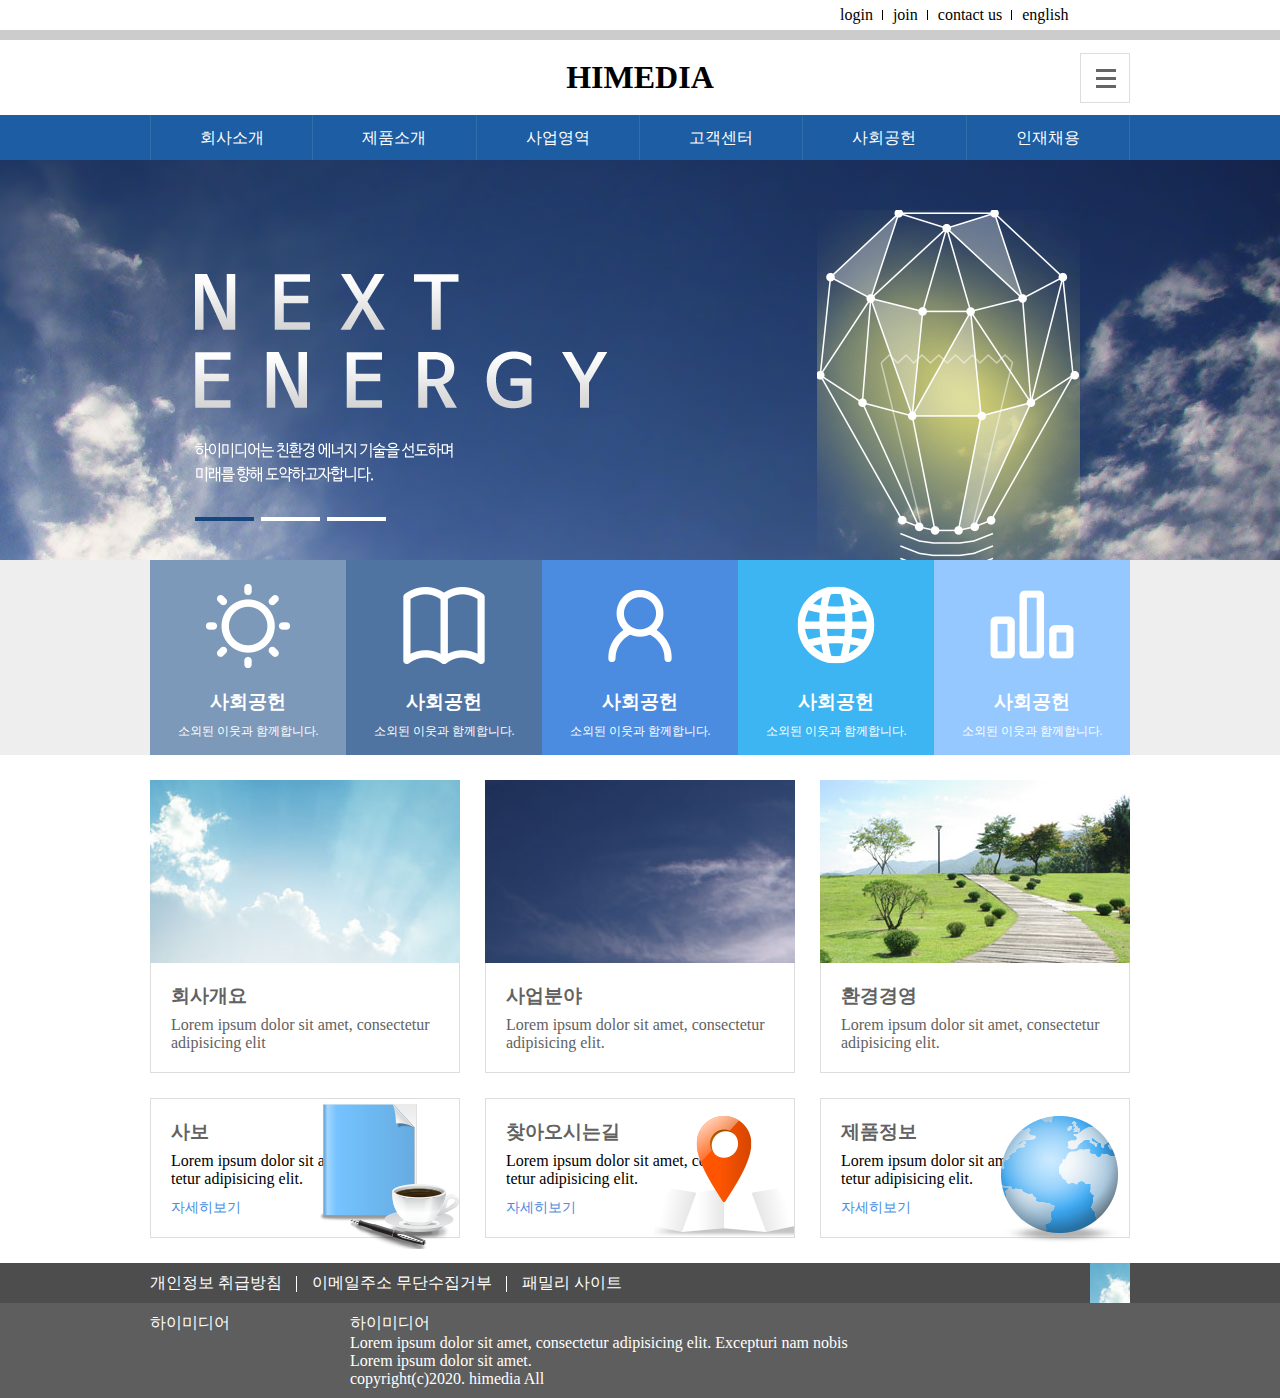
<file: 01HIMEDIA/index.html>
<!DOCTYPE html>
<html lang="ko">
<head>
	<meta http-equiv="X-UA-Compatible" content="IE=Edge">
	<meta charset="UTF-8">
	<title>HIMEDIA</title>
    <link rel="stylesheet" href="css/style.css">
</head>
<body>
	<header id="header">
	<div class="utilwrap">
		<div class="util">
			<ul class="utilmenu clearfix">
				<li><a href="#">login</a></li>
				<li><a href="#">join</a></li>
				<li><a href="#">contact us</a></li>
				<li><a href="#">english</a></li>
			</ul>
		</div>
	</div>

	<div class="headertop">
		<h1 class="logo"><a href="#">HIMEDIA</a></h1>
		<div class="toggle">
			<div class="box1"></div>
			<div class="box2"></div>
			<div class="box3"></div>
		</div>
	</div>
	<div class="gnbwrap"> <!-- 100% -->
		<nav class="gnbmenu"> <!-- 980px -->
			<ul>
				<li><a href="#">회사소개</a></li>
				<li><a href="#">제품소개</a></li>
				<li><a href="#">사업영역</a></li>
				<li><a href="#">고객센터</a></li>
				<li><a href="#">사회공헌</a></li>
				<li><a href="#">인재채용</a></li>
			</ul>
		</nav>
	</div>
    </header>
	<div class="visualwrap">
		<div class="visual">
			<img src="image/light_img.png" alt="" class="light">
			<img src="image/title_img.png" alt="" class="vtitle">
		</div>
	</div>
	<div class="section">
		<ul class="card">
			<li>
				<img src="image/i.01.png" alt="">
				<h3>사회공헌</h3>
				<p>소외된 이웃과 함께합니다.</p>
			</li>
			<li>
				<img src="image/i.02.png" alt="">
				<h3>사회공헌</h3>
				<p>소외된 이웃과 함께합니다.</p>
			</li>
			<li>
				<img src="image/i.03.png" alt="">
				<h3>사회공헌</h3>
				<p>소외된 이웃과 함께합니다.</p>
			</li>
			<li>
				<img src="image/i.04.png" alt="">
				<h3>사회공헌</h3>
				<p>소외된 이웃과 함께합니다.</p>
			</li>

			<li>
				<img src="image/i.05.png" alt="">
				<h3>사회공헌</h3>
				<p>소외된 이웃과 함께합니다.</p>
			</li>
		</ul>
	</div>
	<div class="conwrapone">
		<ul class="card clearfix">
			<li>
				<img src="image/b.01.jpg" alt="" class="cardimg">
			<div class="cardbody">
				<h3>회사개요</h3>
				<p>Lorem ipsum dolor sit amet, consectetur adipisicing elit</p>
			</div>
			</li>
			<li> 
				<img src="image/b.02.jpg" alt="" class="cardimg">
			<div class="cardbody">
				<h3>사업분야</h3>
				<p>Lorem ipsum dolor sit amet, consectetur adipisicing elit.</p>
			</div>
			</li>
			<li>
			 <img src="image/b.03.jpg" alt="" class="cardimg">
			<div class="cardbody">
				<h3>환경경영</h3>
				<p>Lorem ipsum dolor sit amet, consectetur adipisicing elit.</p>
			</div>
			</li>
		</ul>
	</div>

	 <div class="conwraptwo">
	 	<ul class="card clearfix">
	 		<li onclick="location.href='https://www.naver.com'">
	 			<img src="image/b_i.01.png" alt="">
	 			<div class="card_body">
	 				<h3>사보</h3>
	 				<p>Lorem ipsum dolor sit amet, consec<br>tetur adipisicing elit.</p>
	 				<a href="#">자세히보기</a>
	 			</div>
	 		</li>
	 		<li>
	 			<img src="image/b_i.02.png" alt="">
	 			<div class="card_body">
	 				<h3>찾아오시는길</h3>
	 				<p>Lorem ipsum dolor sit amet, consec<br>tetur adipisicing elit.</p>
	 				<a href="#">자세히보기</a>
	 			</div>
	 		</li>
	 		<li>
	 			<img src="image/b_i.03.png" alt="">
	 			<div class="card_body">
	 				<h3>제품정보</h3>
	 				<p>Lorem ipsum dolor sit amet, consec<br>tetur adipisicing elit.</p>
	 				<a href="#">자세히보기</a>
	 			</div>
	 		</li>
	 	</ul>
	 	
	 </div>

	 <footer id="footer">
	 	<div class="footertopwrap">
	 		<div class="footertop">
	 			<ui class="card clearfix">
	 				<li><a href="#">개인정보 취급방침</a></li>
	 				<li><a href="#">이메일주소 무단수집거부</a></li>
	 				<li><a href="#">패밀리 사이트</a></li>
	 			</ui>
	 			<div class="top">
	 				<img src="image/b.01.jpg" alt="">
	 			</div>
	 		</div>
	 	</div>
	 	<div class="footerbottomwrap clearfix">
	 		<div class="logo">하이미디어</div>
	 		<div class="copy">
	 			<p>하이미디어</p>
	 			<p>Lorem ipsum dolor sit amet, consectetur adipisicing elit. Excepturi nam nobis</p>
	 			<p>Lorem ipsum dolor sit amet.</p>
	 			<p>copyright(c)2020. himedia All</p>
	 		</div>
	 	</div>
	 </footer>
</body>
</html>
</file>
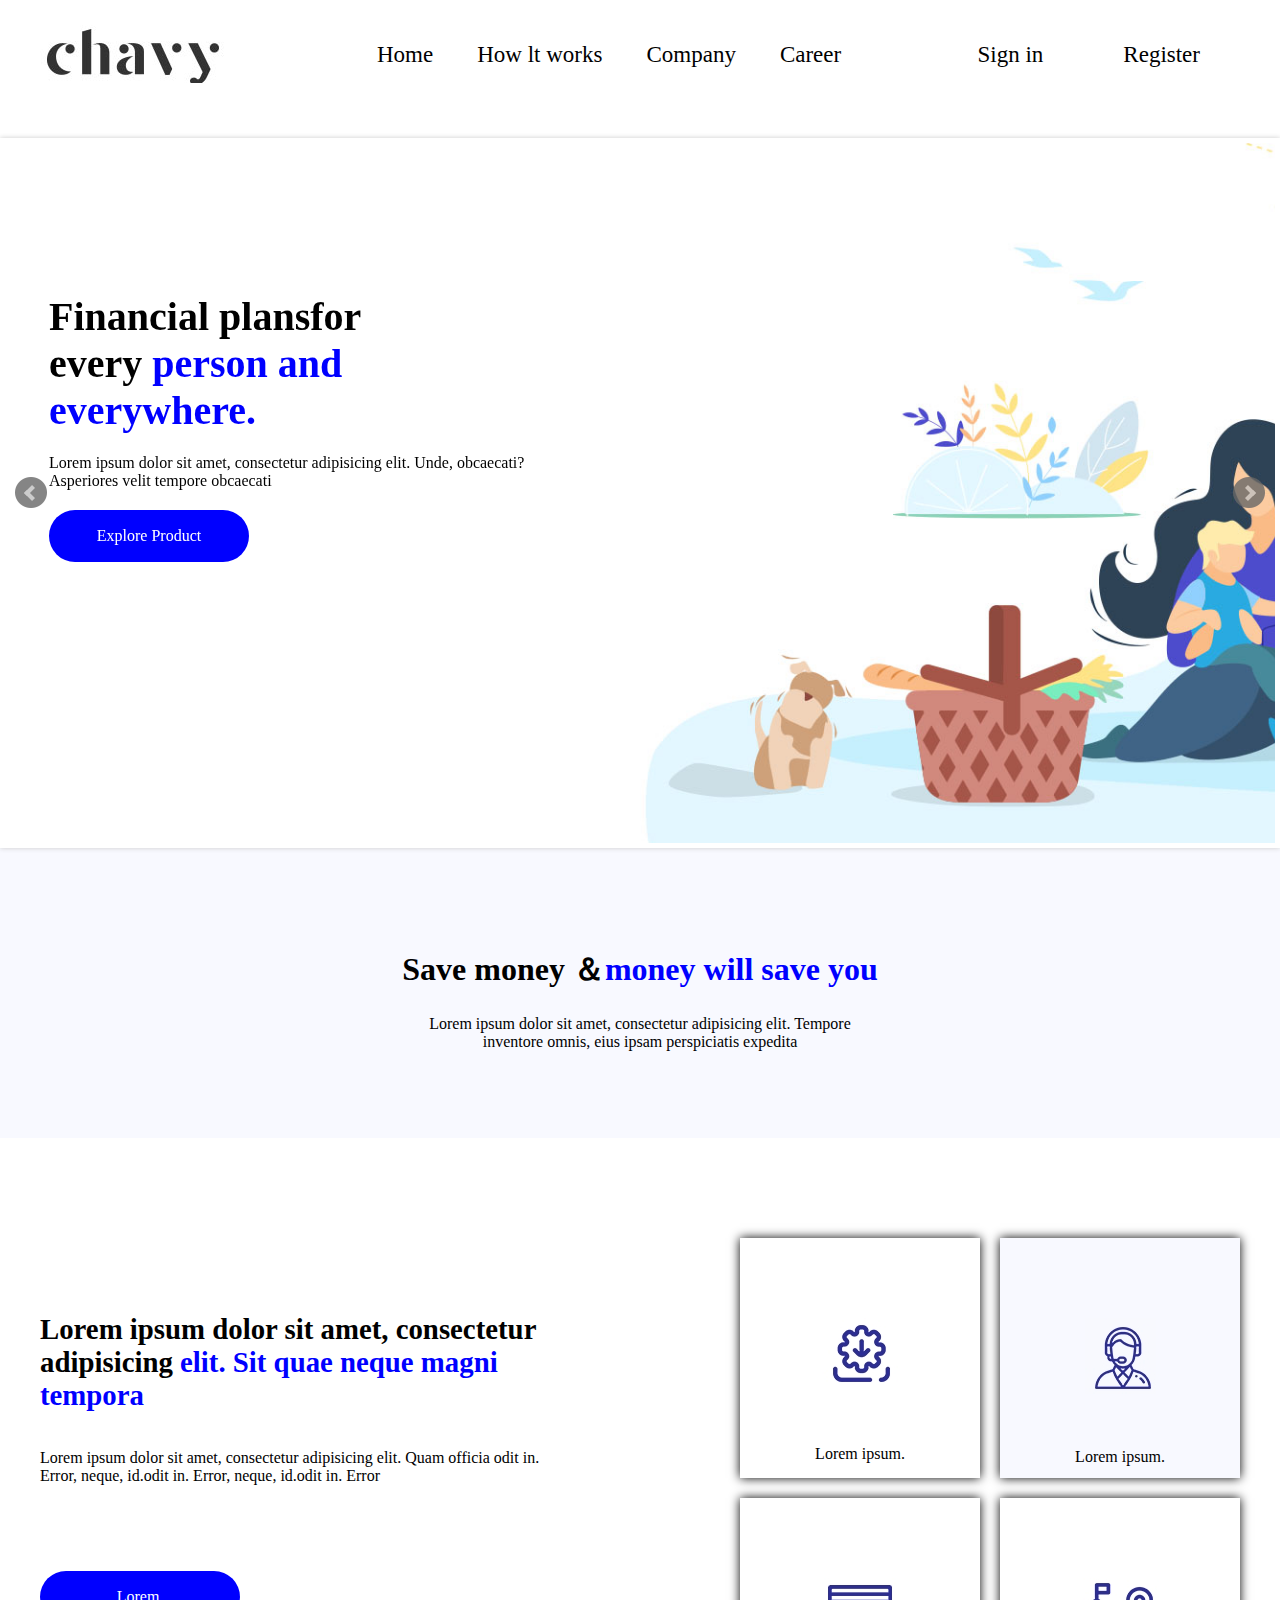
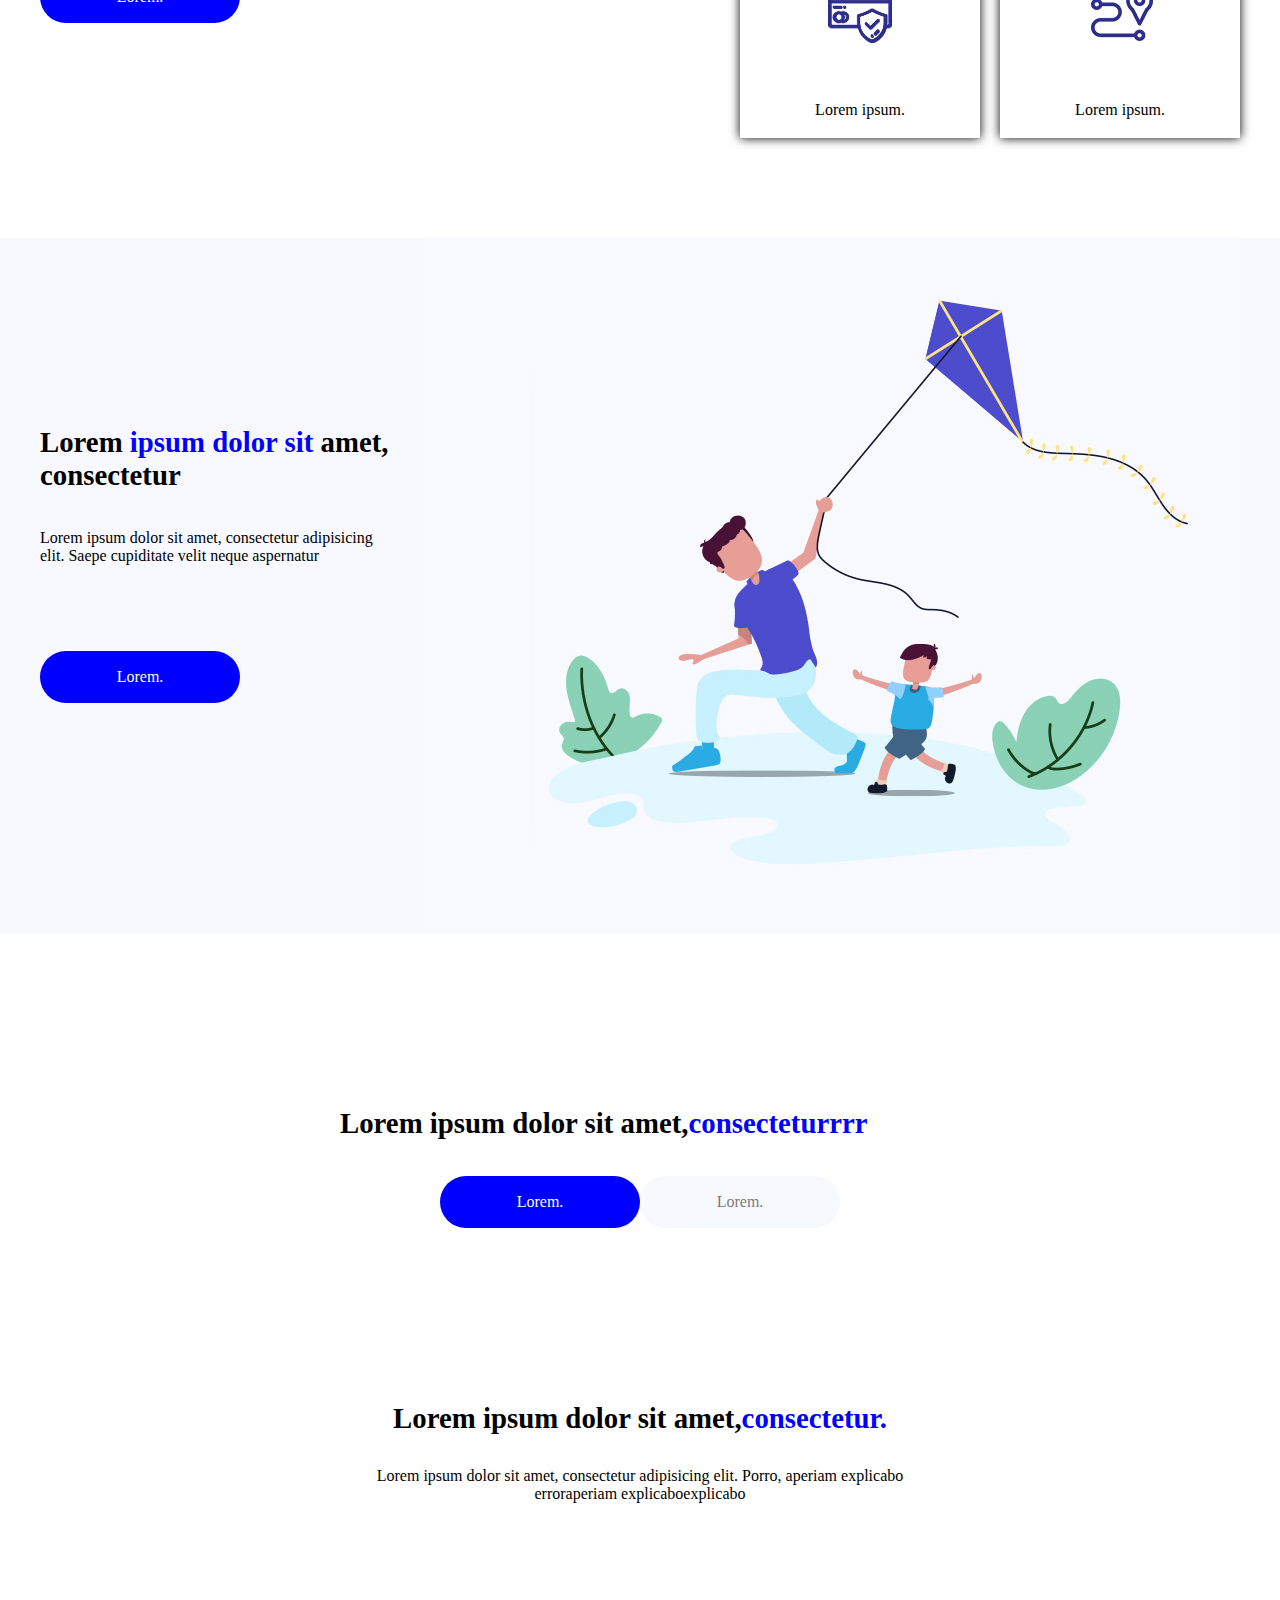
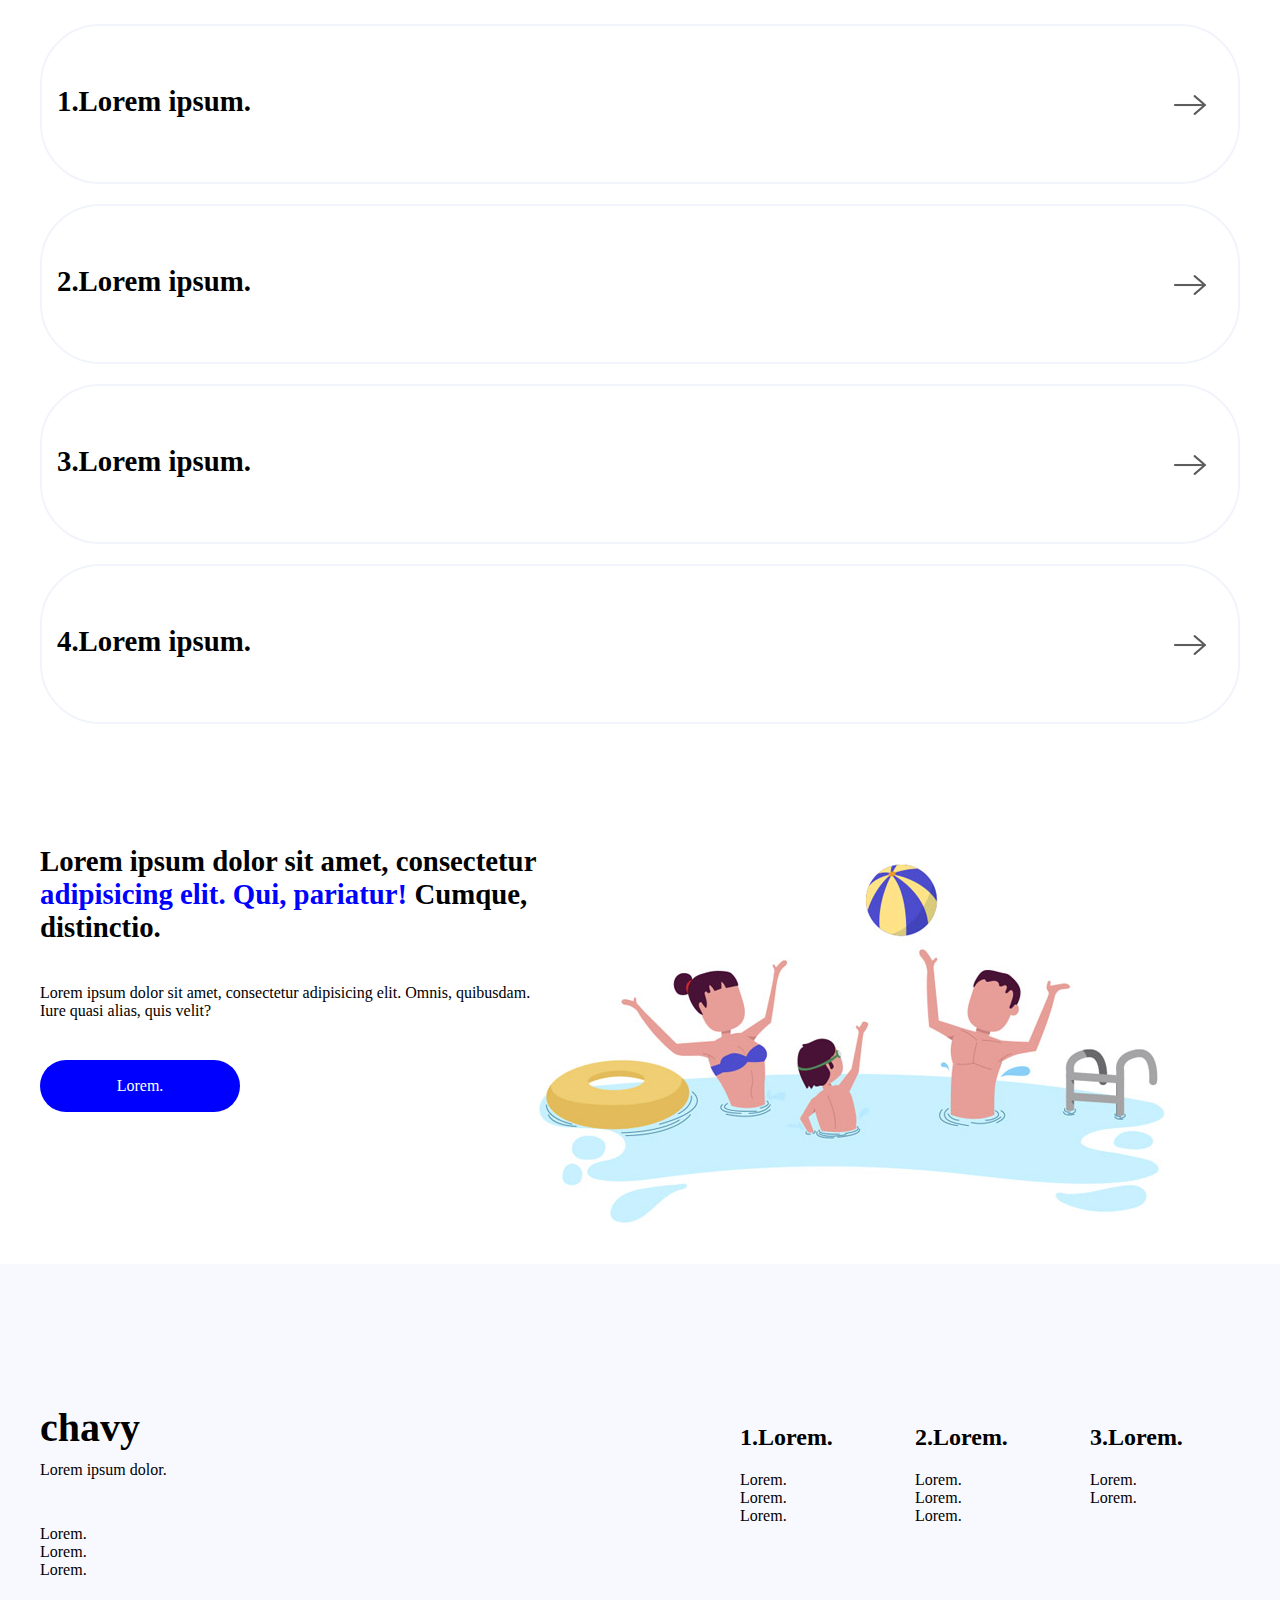
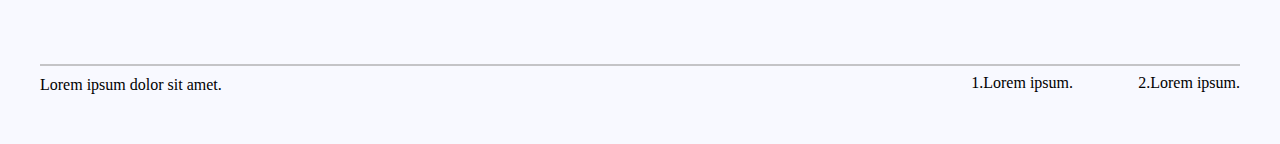
<file: 02chavy/index.html>
<!DOCTYPE html>
<html lang="ko">
<head>
	<meta http-equiv="X-UA-Compatible" content="IE=Edge">
	<meta charset="UTF-8">
	<title>문서 제목kk</title>
	<link rel="stylesheet" href="./css/reset.css">
	<link rel="stylesheet" href="./css/main.css">
	<link rel="stylesheet" href="css/jquery.bxslider.css">
	<script src="js/jquery-3.1.1.min.js"></script>
	<script src="js/jquery.bxslider.js"></script>
	<script>
		 $(document).ready(function(){
			$(".slider").bxSlider({pager:false
			});
		});
	</script>
</head>
<body>
	<header class="clearfix">
		<div class="wrapB">
			<img src="./images/logo.jpg" alt="" class="logo"/>
			<ul class="active">
				<li><a href="#">Home</a></li>
				<li><a href="#">How lt works</a></li>
				<li><a href="#">Company</a></li>
				<li><a href="#">Career</a></li>
			</ul>
			<div class="loginWrap clearfix">
				<a href="#" class="signin">Sign in</a>
				<a href="#" class="register">Register</a>
			</div>
		</div>
	</header>

	<div class="visual">
		<ul class="slider">
			<li>
				<div class="view">
					<img src="images/img.jpg" alt="" class="img">
					<div class="visualtxt">
						<h3>Financial plansfor<br>every <span>person and
						everywhere.</span></h3>
						<p>Lorem ipsum dolor sit amet, consectetur adipisicing elit. Unde, obcaecati? Asperiores velit tempore obcaecati </p>
						<a href="#">Explore Product</a>
					</div>
				</div>
			</li>
			<li>
				<div class="view">
					<img src="images/img.jpg" alt="" class="img">
					<div class="visualtxt">
						<h3>Financial plansfor<br>every <span>person and
						everywhere.</span></h3>
						<p>Lorem ipsum dolor sit amet, consectetur adipisicing elit. Unde, obcaecati? Asperiores velit tempore obcaecati </p>
						<a href="#">Explore Product</a>
					</div>
				</div>
			</li>
			<li>
				<div class="view">
					<img src="images/img.jpg" alt="" class="img">
					<div class="visualtxt">
						<h3>Financial plansfor<br>every <span>person and
						everywhere.</span></h3>
						<p>Lorem ipsum dolor sit amet, consectetur adipisicing elit. Unde, obcaecati? Asperiores velit tempore obcaecati </p>
						<a href="#">Explore Product</a>
					</div>
				</div>
			</li>
		</ul>
	</div>

	<div class="box1">
		<div class="wrapB">
			<h4>Save money ＆<span>money will save you</span></h4>
			<p>Lorem ipsum dolor sit amet, consectetur adipisicing elit. Tempore<br> inventore omnis, eius ipsam perspiciatis expedita</p>
		</div>
	</div>
	
	<div class="box2">
		<div class="wrapB">
			<div class="tbox">
				<h5>Lorem ipsum dolor sit amet, consectetur adipisicing <span>elit. Sit quae neque magni tempora</span></h5>
				<p>Lorem ipsum dolor sit amet, consectetur adipisicing elit. Quam officia odit in. Error, neque, id.odit in. Error, neque, id.odit in. Error
				</p>
				<a href="#">Lorem.</a>
			</div>
			<div class="iibox">
				<div class="ibox">
					<div class="ibox_1" >
						<div class="imgbx1">
							<img src="images/ii1.jpg" alt="" class="img">
						</div>Lorem ipsum.
					</div>
					<div class="ibox_2">		
						<div class="imgbx2">
							<img src="images/ii2.jpg" alt="" class="img">
						</div>Lorem ipsum.
					</div>
					<div class="ibox_3">
						<div class="imgbx3">
							<img src="images/ii3.jpg" alt="" class="img">
						</div>Lorem ipsum.
					</div>
					<div class="ibox_4">
						<div class="imgbx4">
							<img src="images/ii4.jpg" alt="" class="img">
						</div>Lorem ipsum.
					</div>
				</div>
			</div>
		</div>
	</div>

 	<div class="box3">
 		<div class="wrapB">
 			<div class="ig">
 				<img src="images/ig.jpg" alt="">
 			</div>
 			<div class="tebox">
 				<h2>Lorem <span>ipsum dolor sit</span> amet, consectetur</h2>
 				<p>Lorem ipsum dolor sit amet, consectetur adipisicing elit. Saepe cupiditate velit neque aspernatur</p>
 				<a href="#">Lorem.</a>
 			</div>
 		</div>
 	</div>

	<div class="box4">
		<div class="wrapB">
			<div class="ttbox">
				<h5>Lorem ipsum dolor sit amet,<span>consecteturrrr</span>
				</h5>
			</div>
			<a href="#" class="b1">Lorem.</a>
			<a href="#" class="b2">Lorem.</a>
		</div>
	</div>

  	<div class="box5">
  		<div class="wrapB">
  			<div class="ttxbox">
  				<h5>Lorem ipsum dolor sit amet,<span>consectetur.</span></h5>
  				<p>Lorem ipsum dolor sit amet, consectetur adipisicing elit. Porro, aperiam explicabo erroraperiam explicaboexplicabo </p>
  			</div>
  		</div>
  	</div>

  	<div class="box6">
  		<div class="wrapB">
  			<div class="a">
  				<div class="aa">
  					<strong>1.Lorem ipsum.</strong>
  				</div>
  				<div class="s1">
  					<img src="images/s.jpg" alt="">
  				</div>
  			</div>
  			<div class="b">
  				<div class="bb">
  					<strong>2.Lorem ipsum.</strong>
  				</div>
  				<div class="s2">
  					<img src="images/s.jpg" alt="">
  				</div>
  			</div>
  			<div class="c">
  				<div class="cc">
  					<strong>3.Lorem ipsum.</strong>
  				</div>
  				<div class="s3">
  					<img src="images/s.jpg" alt="">
  				</div>
  			</div>
  			<div class="d">
  				<div class="dd">
  					<strong>4.Lorem ipsum.</strong>
  				</div>
  				<div class="s4">
  					<img src="images/s.jpg" alt="">
  				</div>
  			</div>
  		</div>
  	</div>


  	<div class="box7">
  		<div class="wrapB">
  			<img src="images/bo.jpg" alt="" class="bo">
  			<div class="txtx">
  				<h5>Lorem ipsum dolor sit amet, consectetur <span>adipisicing elit. Qui, pariatur!</span> Cumque, distinctio.</h5>
  				<p>Lorem ipsum dolor sit amet, consectetur adipisicing elit. Omnis, quibusdam. Iure quasi alias, quis velit?</p>
  				<a href="#">Lorem.</a>
  			</div>
  		</div>
  	</div>


  	<div class="box8">
  		<div class="wrapB">
  			<div class="gotx">
  				<h5><strong>chavy</strong></h5>
  				<p>Lorem ipsum dolor.</p>
				<dlv class="p">
					Lorem.<br>
					Lorem.<br>
					Lorem.
				</dlv>
  			</div>
			<div class="sst">
				<div class="ab">
					<h5>1.Lorem.</h5>
					<p>Lorem.<br>
					Lorem.<br>
					Lorem.</p>
				</div>
				<div class="co">
					<h5>2.Lorem.</h5>
					<p>Lorem.<br>
					Lorem.<br>
					Lorem.</p>
				</div>
				<div class="pr">
					<h5>3.Lorem.</h5>
					<p>Lorem.<br>
					Lorem.<br></p>
				</div>
			</div>
  		</div>
  	</div>

  	<div class="box9">
  		<div class="wrapB">
  			<div class="l"></div>
  			<p>Lorem ipsum dolor sit amet.</p>
  			<div class="te">
  				1.Lorem ipsum.
  			</div>
  			<div class="pr">
  				2.Lorem ipsum.
  			</div>
  		</div>
  	</div>
</body>
</html>
</file>
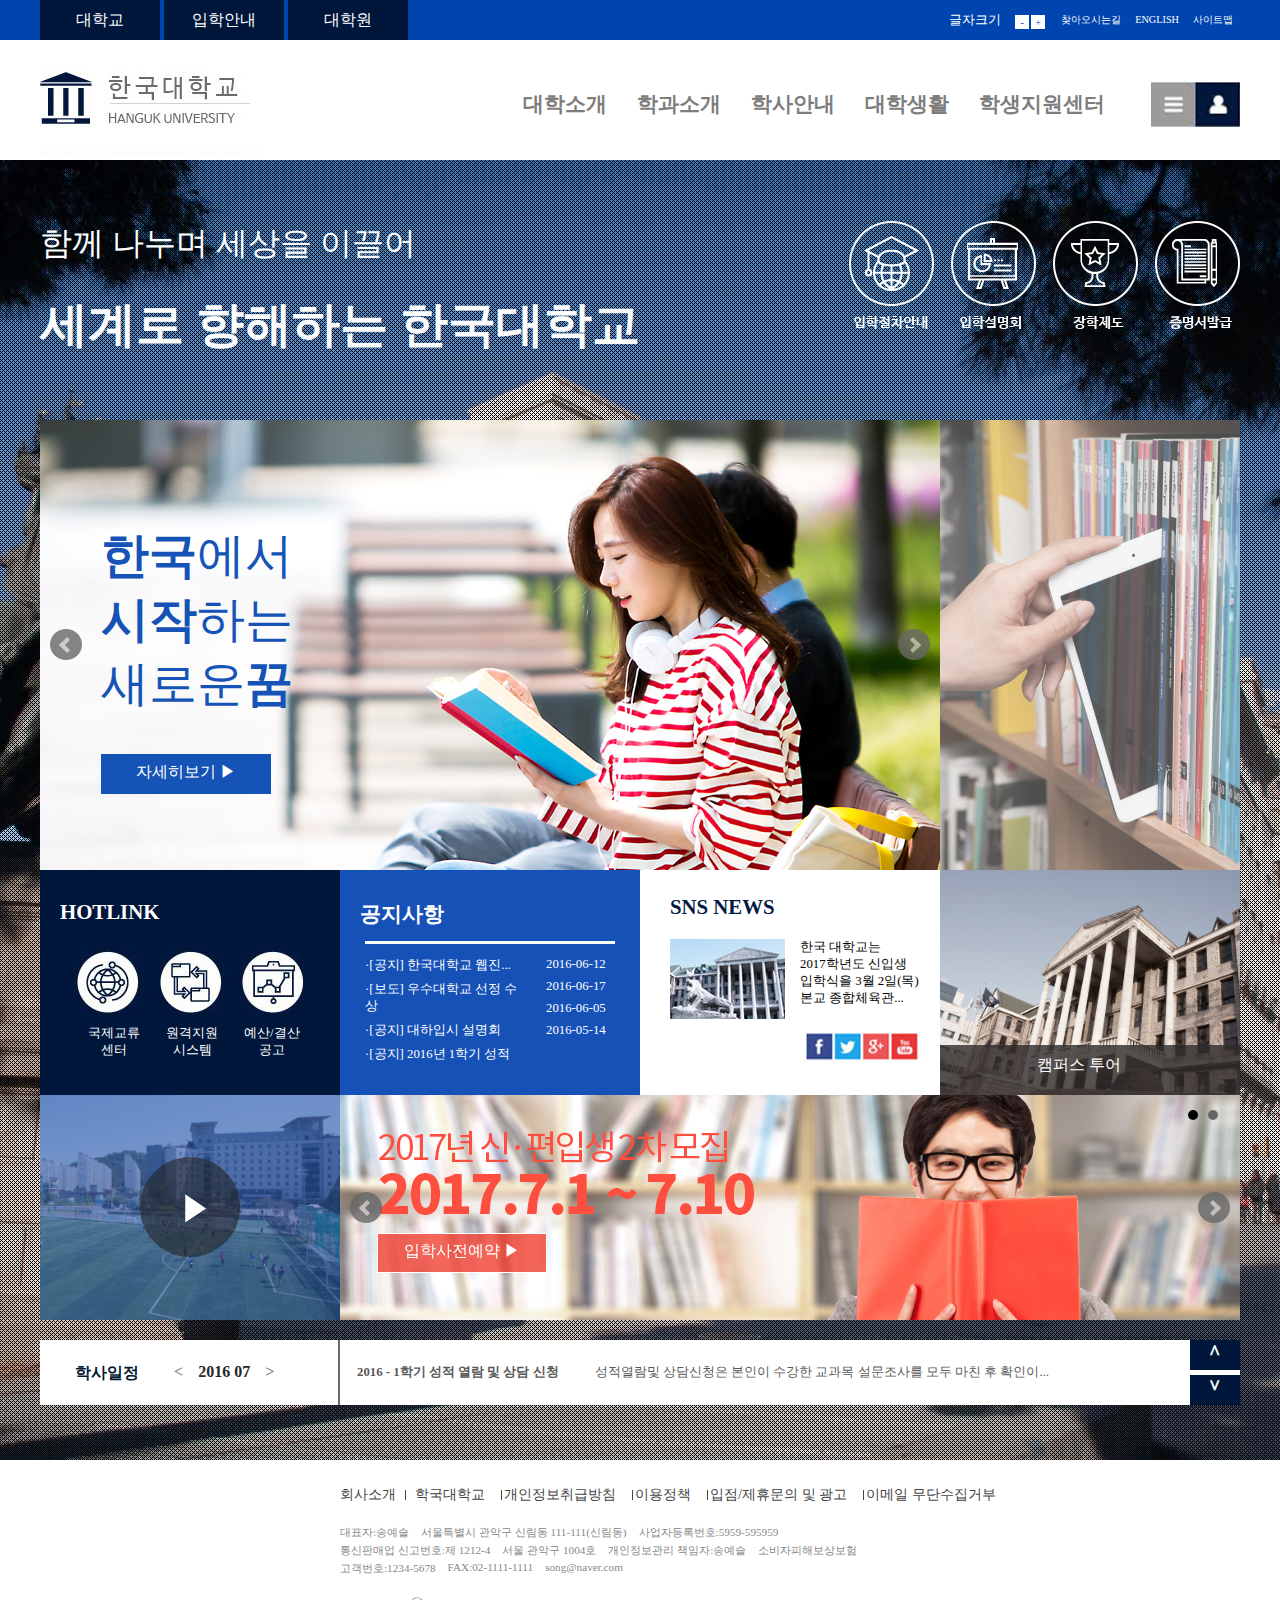
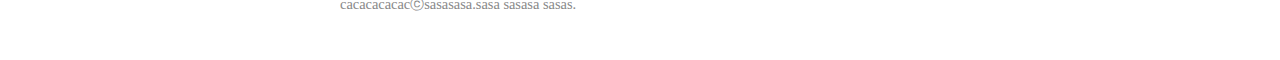
<file: 03college/index.html>
<!DOCTYPE html>
<html lang="ko">
<head>
	<meta http-equiv="X-UA-Compatible" content="IE=Edge">
	<meta charset="UTF-8">
	<title>college</title>
	<link rel="stylesheet" href="css/reset.css">
	<link rel="stylesheet" href="css/jquery.bxslider.css">
	<link rel="stylesheet" href="css/main.css">
	<link rel="stylesheet" href="css/colorbox.css">
	<script src="js/jquery-3.1.1.min.js"></script>
	<script src="js/jquery.bxslider.js"></script>
	<script src="js/jquery.colorbox-min.js"></script>
	<script>
		 $(document).ready(function(){
			$(".slider").bxSlider({pager:false});
			$(".vslider").bxSlider({});
			$(".modal").colorbox({rel:"modal"});
			$(".youtube").colorbox({
				iframe:true,
				innerWidth:600,
				innerHeight:337,
			});
		});
	</script>
</head>
<body>
	<header id="header">
		<div class="menu">
			<div class="wrapB clearfix">
				<ul class="lmenu">
					<li><a href="#">대학교</a></li>
					<li><a href="#">입학안내</a></li>
					<li><a href="#">대학원</a></li>
				</ul>
				<ul class="rmenu clearfix">
					<li class="mleft">글자크기</li>
					<li>
						<a href="#" class="icon1">-</a>
						<a href="#" class="icon1">+</a>
					</li>
					<li><a href="#">찾아오시는길</a></li>
					<li><a href="#">ENGLISH</a></li>
					<li><a href="#">사이트맵</a></li>
				</ul>
			</div>
		</div>
		
		<div class="logo clearfix">
			<div class="wrapB ">
				<img src="images/logo.jpg" alt="" class="logoimg">
				<ul class="nav">
					<li><a href="#">대학소개</a></li>
					<li><a href="#">학과소개</a></li>
					<li><a href="#">학사안내</a></li>
					<li><a href="#">대학생활</a></li>
					<li><a href="#">학생지원센터</a></li>
				</ul>
				<img src="images/bo.jpg" alt="" class="bo">
			</div>
		</div>
	</header>

	<div id="contents">  <!-- 이미지배경 전체h1300 -->
		<section class="title wrapB">  <!--상단 h260 -->
			<div class="titletxbox">
				<span>함께 나누며 세상을 이끌어</span>
				<p>세계로 향해하는 한국대학교</p>
			</div>

			<div class="icon2">
				<img src="images/icon.png" alt="" class="icon2_1">
			</div>
		</section>

		<div class="container"> <!-- w1200 -->
			<ul class="clearfix">
				<li>
					<ul class="slider">
						<li>
							<img src="images/m.jpg" alt="">
							<div class="mimgtxbox">
								<p><span>한국</span>에서<br><span>시작</span>하는<br>새로운<span>꿈</span></p>
								<a href="#">자세히보기 ▶</a>
							</div>
						</li>
						<li>
							<img src="images/m.jpg" alt="">
							<div class="mimgtxbox">
								<p><span>한국</span>에서<br><span>시작</span>하는<br>새로운<span>꿈</span></p>
								<a href="#">자세히보기 ▶</a>
							</div>
						</li>
					</ul>
				</li>


				<li>
					<div class="opabox">
						<div class="opatxbox">
							<p>APP으로<br>
							스마트 도사관<br>
							바로이용하자!<br>
							</p>
							<span>모바일 열람증은<br>
							도서관 자료실 / 도서대출등에<br>
							사용할수있습니다.</span><br>
							<a href="#">자세히보기 ▶</a>
							</p>
						</div>
					</div>
				</li>
				

				<li>
					<div class="box1">
						<div class="bt1">
							<p>HOTLINK</p>
						</div>
						<img src="images/gicon.jpg" alt="">
						<div class="bt2 clearfix">
							<p>국제교류<br>센터</p>
							<p>원격지원<br>시스템</p>
							<p>예산/결산<br>공고</p>
						</div>
					</div>
				</li>


				<li>
					<div class="box2">
						<div class="btx">
							<p>공지사항</p>
						</div>
						<div class="line">
						</div>
						<div class="btx2">
							<div class="t1">
								·[공지] 한국대학교 웹진...
							</div>
							<div class="t2">
								·[보도] 우수대학교 선정 수상
							</div>
							<div class="t3">
								·[공지] 대하입시 설명회
							</div>
							<div class="t4">
								·[공지] 2016년 1학기 성적
							</div>
						</div>
						<div class="btx3">
							<div class="tx1">
								2016-06-12
							</div>
							<div class="tx2">
								2016-06-17
							</div>
							<div class="tx3">
								2016-06-05
							</div>
							<div class="tx4">
								2016-05-14
							</div>
						</div>
					</div>
				</li>
					

				<li>
					<div class="box3">
						<div class="btxe">
							<p>SNS NEWS</p>
						</div>
						<img src="images/school1.jpg" alt="">
						<div class="btxe2">
							<p>한국 대학교는<br>
							2017학년도 신입생<br>
							입학식을 3월 2일(목)<br>
							본교 종합체육관...</p>
						</div>
						<img src="images/sns.jpg" alt=""class="sns">
					</div>
				</li>


				<li>
					<div class="box4">
						<div class="btxet">
							<p>캠퍼스 투어</p>
							<span>헷ㅎ♥</span>
						</div>
					</div>
				</li>


				<li>
					<div class="video">
						<div class="bo"></div>
							<a href="https://www.youtube.com/embed/-vXTTaHr44w" class="youtube">
							<img src="images/b.png" alt="">
							</a>
					</div>
				</li>


				<li>
					<div class="vslider">
						<div class="vslider1">
							<img src="images/banner01_01.jpg" alt="">
							<div class="stxt">
								<p>입학사전예약 ▶</p>
							</div>
						</div>
						<div class="vslider1">
							<img src="images/banner01_01.jpg" alt="">
							<div class="stxt">
								<p>입학사전예약 ▶</p>
							</div>
						</div>
					</div>
				</li>
			</ul>
		</div>


		<div class="schedule">
			<div class="schedulebox1 clearfix">
				<p>학사일정</p>
				<a href="#"><</a>
				<span>2016 07</span>
				<a href="#">></a>
			</div>
			<div class="schedulebox2 clearfix">
				<div class="sb1">
					<a href="#">∧</a>
				</div>
				<div class="sb2">
					<a href="#">∨</a>
				</div>
				<p>2016 - 1학기 성적 열람 및 상담 신청</p>
				<span>성적열람및 상담신청은 본인이 수강한 교과목 설문조사를 모두 마친 후 확인이...</span>
			</div>
		</div>
	</div>

	
	<footer>
		<div class="fbox">
			<div class="fbox2">
				<div class="ftxbox">
					<ul class="clearfix">
						<li>회사소개</li>
						<li>학국대학교</li>
						<li>개인정보취급방침</li>
						<li>이용정책</li>
						<li>입점/제휴문의 및 광고</li>
						<li>이메일 무단수집거부</li>
					</ul>
				</div>
				<div class="ftxbox2">
					<ul class="clearfix">
						<li>대표자:송예슬 </li>
						<li>서울특별시 관악구 신림동 111-111(신림동)</li>
						<li>사업자등록번호:5959-595959</li><br>
						<li>통신판매업 신고번호:제 1212-4 </li>
						<li>서울 관악구 1004호 </li>
						<li>개인정보관리 책임자:송예슬 </li>
						<li>소비자피해보상보험</li><br>
						<li>고객번호:1234-5678</li>
						<li>FAX:02-1111-1111</li>
						<li>song@naver.com</li>
					</ul>
				</div>
				<div class="ftxbox3">
					<p>
					cacacacacacⓒsasasasa.sasa sasasa sasas.
					</p>
				</div>
			</div>
		</div>
	</footer>
</body></html>
</file>
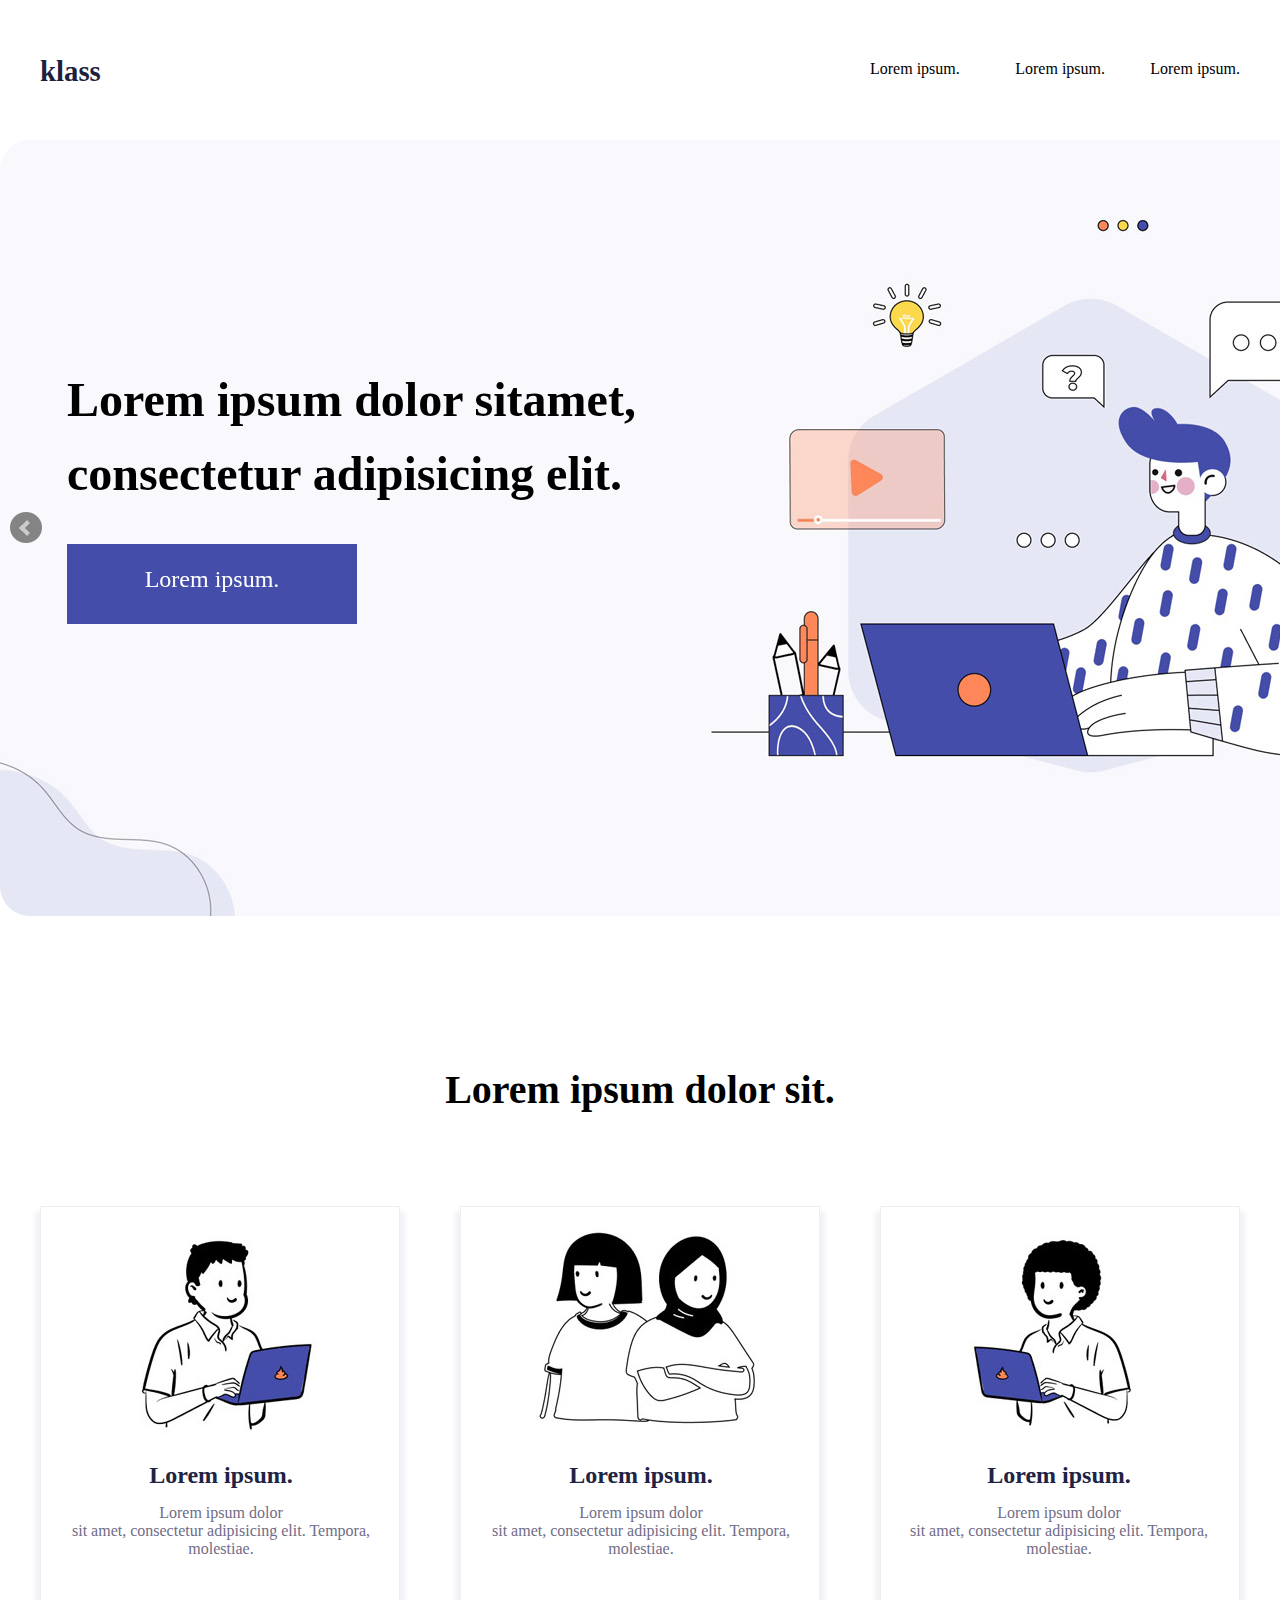
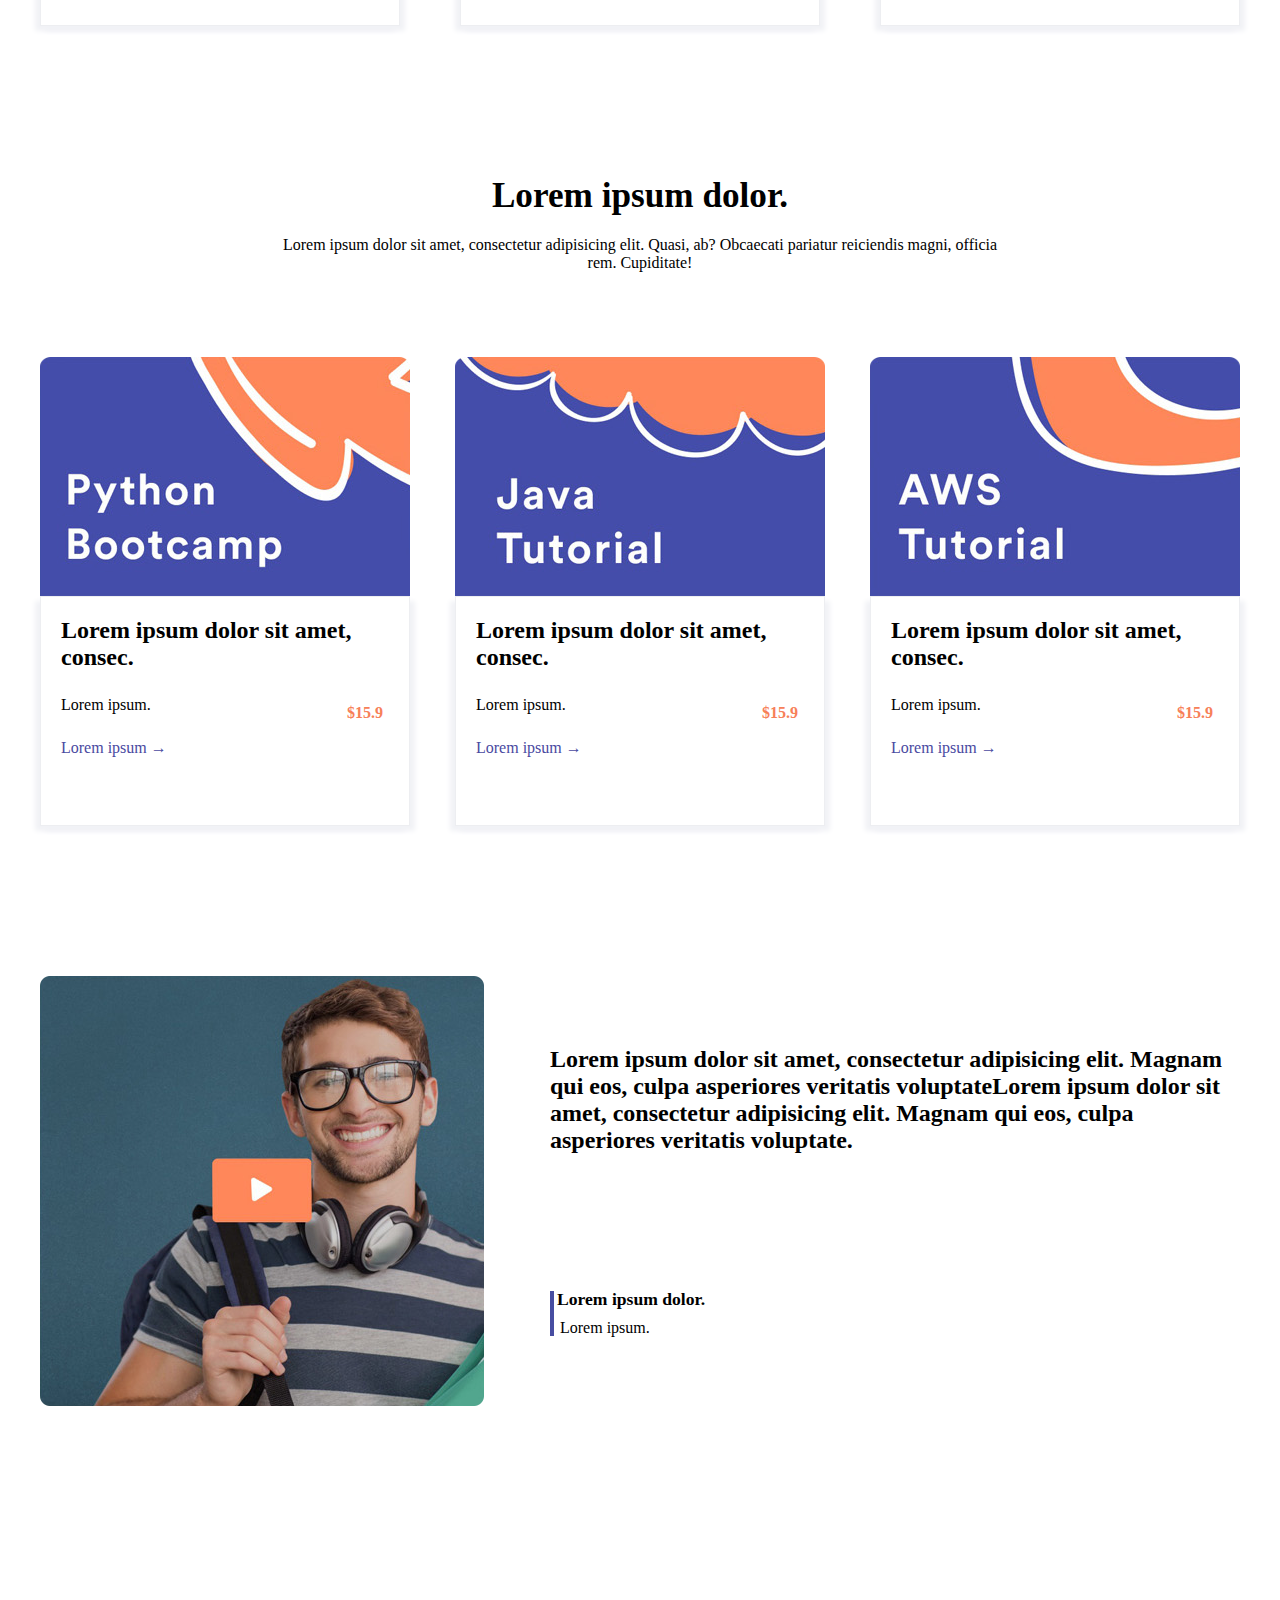
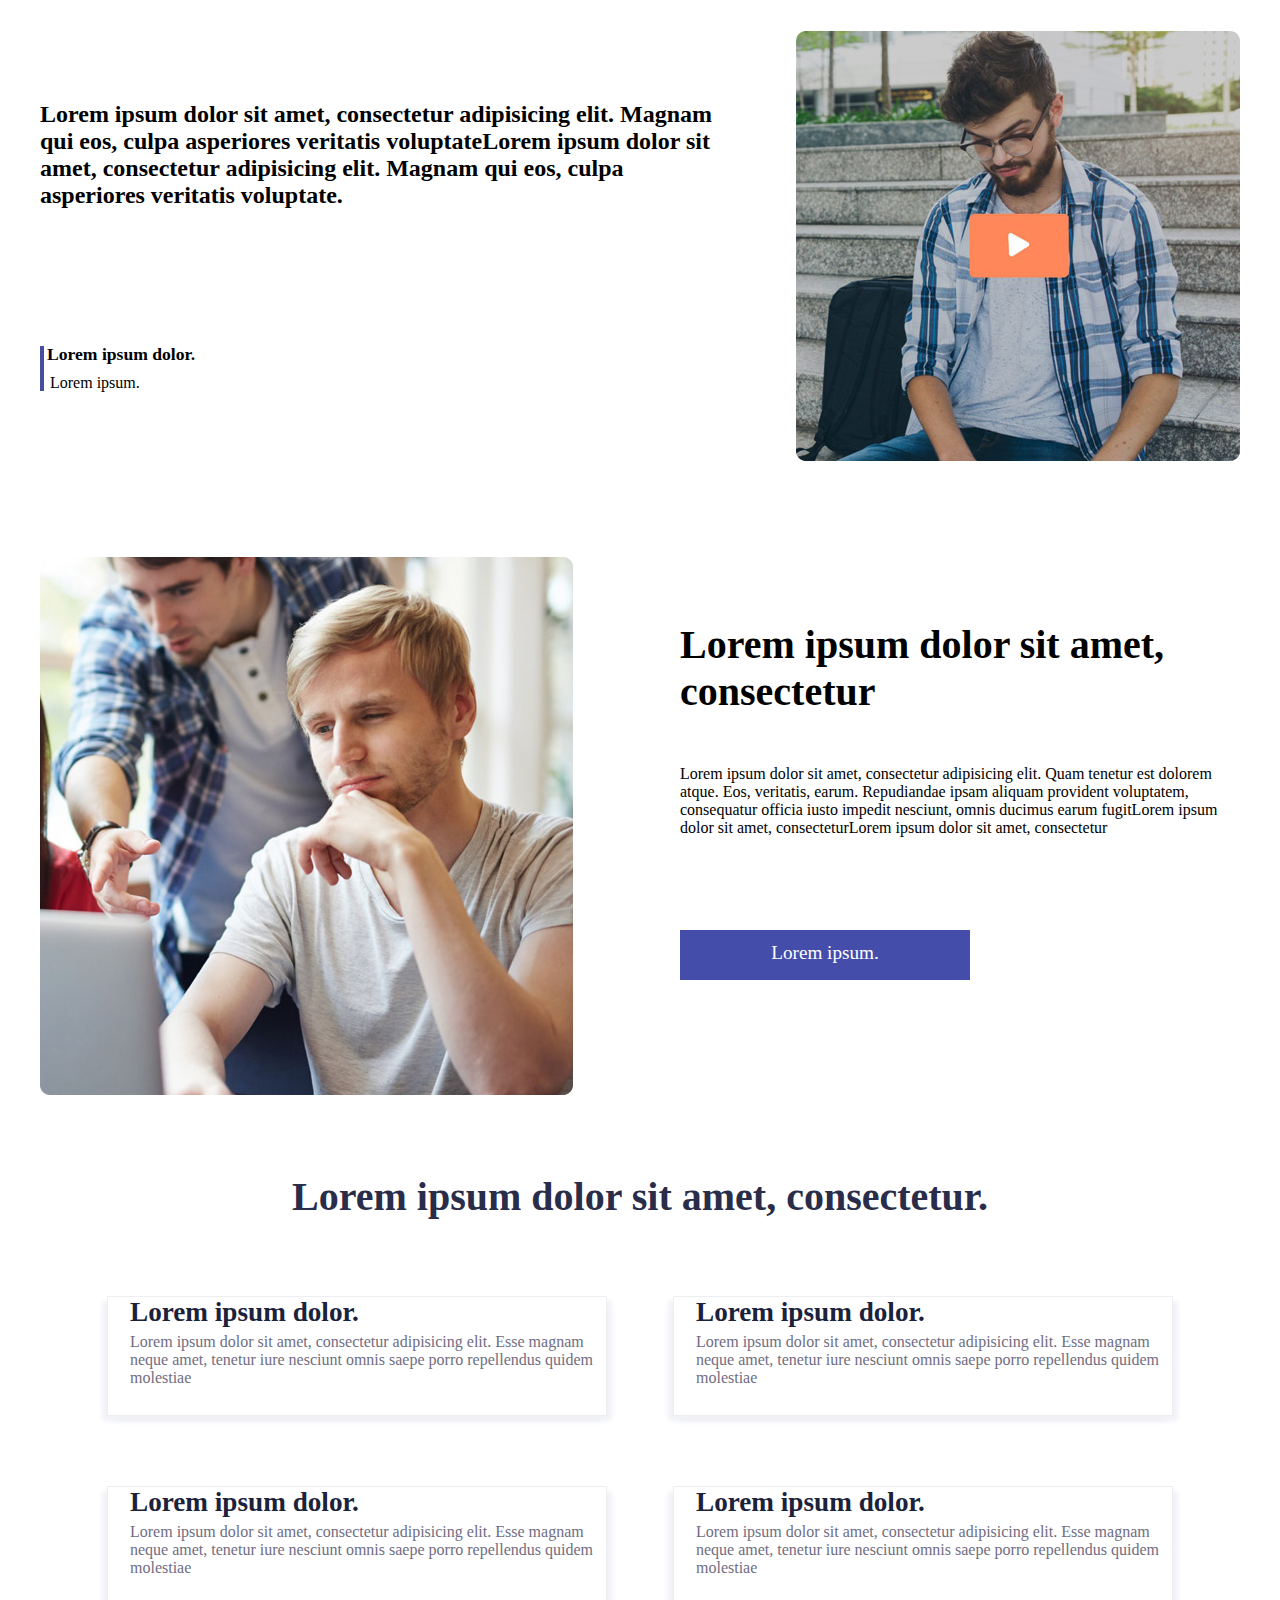
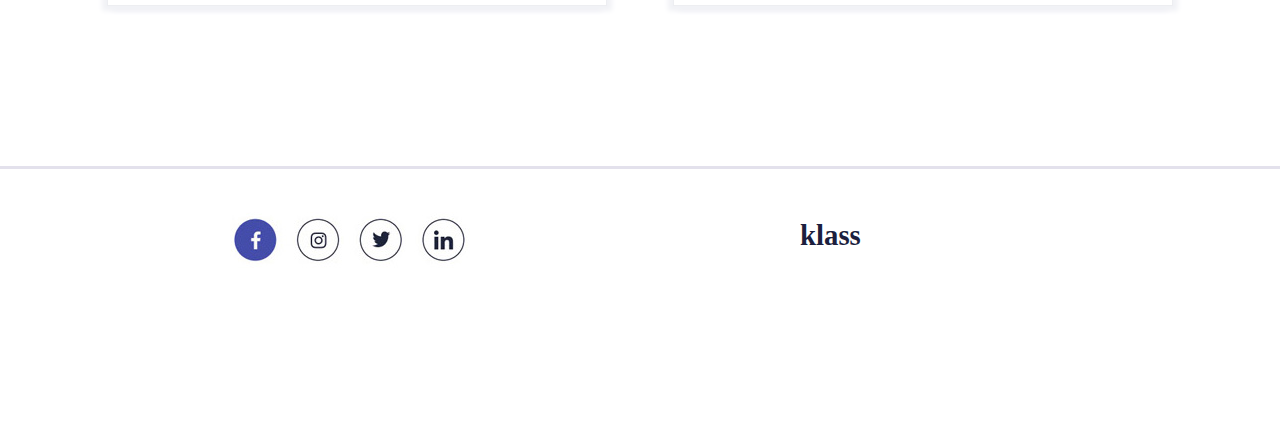
<file: 04.klass/index.html>
<!DOCTYPE html>
<html lang="ko">
<head>
	<meta http-equiv="X-UA-Compatible" content="IE=Edge">
	<meta charset="UTF-8">
	<title>klass</title>
	<link rel="stylesheet" href="css/reset.css">
	<link rel="stylesheet" href="css/jquery.bxslider.css">
	<link rel="stylesheet" href="css/main.css">
	<script src="js/jquery-3.1.1.min.js"></script>
	<script src="js/jquery.bxslider.js"></script>
	<script>
		 $(document).ready(function(){
			$(".slider").bxSlider({pager:false
			});
		});
	</script>
</head>
<body>
	<header> <!-- w=x h140 -->
		<div class="wrapB">
			<div class="leftheader">
				<p>klass</p>
			</div>
			<div class="rightheader clearfix">
				<div class="ab"><a href="#">Lorem ipsum.</a></div>
				<div class="all"><a href="#">Lorem ipsum.</a></div>
				<div class="log"><a href="#">Lorem ipsum.</a></div>
			</div>
		</div>
	</header>


	<div class="visual">
		<ul class="slider">
			<li>
				<img src="images/sliderimg.png" alt="">
				<div class="slidertxtbox">
					<p>Lorem ipsum dolor sitamet, consectetur adipisicing elit.
					</p>
					<a href="#">Lorem ipsum.</a>
				</div>
			</li>
			<li>
				<img src="images/sliderimg.png" alt="">
				<div class="slidertxtbox">
					<p>Lorem ipsum dolor sitamet, consectetur adipisicing elit.
					</p>
					<a href="#">Lorem ipsum.</a>
				</div>
			</li>
		</ul>
	</div>
	

	<div class="why">
		<div class="why2">
			<div class="whytxt">
				<p>Lorem ipsum dolor sit.</p>
			</div>
			<div class="box1">
				<img src="images/i1.jpg" alt="">
				<div class="whyboxtxt1">
					<h5>Lorem ipsum.</h5>
					<p>
						Lorem ipsum dolor<br> sit amet, consectetur adipisicing elit. Tempora, molestiae.
					</p>
				</div>
			</div>
			<div class="box2">
				<img src="images/i2.jpg" alt="">
				<div class="whyboxtxt2">
					<h5>Lorem ipsum.</h5>
					<p>
						Lorem ipsum dolor<br> sit amet, consectetur adipisicing elit. Tempora, molestiae.
					</p>
				</div>
			</div>
			<div class="box3">
				<img src="images/i3.jpg" alt="">
				<div class="whyboxtxt3">
					<h5>Lorem ipsum.</h5>
					<p>
						Lorem ipsum dolor<br> sit amet, consectetur adipisicing elit. Tempora, molestiae.
					</p>
				</div>
			</div>
		</div>
	</div>
	

	<div class="popular">
		<div class="popular2">
			<div class="populartxt">
				<h5>Lorem ipsum dolor.</h5>
				<p>Lorem ipsum dolor sit amet, consectetur adipisicing elit. Quasi, ab? Obcaecati pariatur reiciendis magni, officia rem. Cupiditate!</p>
			</div>
			<img src="images/p1.png" alt="" class="img1">
			<img src="images/p2.png" alt="" class="img2">
			<img src="images/p3.png" alt="" class="img3">
			<div class="popularbox">
				<div class="popularbox1">
					<h5>Lorem ipsum dolor sit amet, consec.</h5>
					<div class="t1">
						$15.9
					</div>
					<p>Lorem ipsum.</p>
					<span>Lorem ipsum →</span>
				</div>
				<div class="popularbox2">
					<h5>Lorem ipsum dolor sit amet, consec.</h5>
					<div class="t1">
						$15.9
					</div>
					<p>Lorem ipsum.</p>
					<span>Lorem ipsum →</span>
				</div>
				<div class="popularbox3">
					<h5>Lorem ipsum dolor sit amet, consec.</h5>
					<div class="t1">
						$15.9
					</div>
					<p>Lorem ipsum.</p>
					<span>Lorem ipsum →</span>
				</div>
			</div>
		</div>
	</div>


	<div class="Person">
		<div class="Person1">
			<img src="images/s1.png" alt="">
			<div class="Person1txt">
				<h5>Lorem ipsum dolor sit amet, consectetur adipisicing elit. Magnam qui eos, culpa asperiores veritatis voluptateLorem ipsum dolor sit amet, consectetur adipisicing elit. Magnam qui eos, culpa asperiores veritatis voluptate.</h5>
				<div class="line"></div>
				<p>Lorem ipsum dolor.</p>
				<span>Lorem ipsum.</span>
			</div>
		</div>

		<div class="Person2">
			<img src="images/s2.png" alt="">
			<div class="Person2txt">
				<h5>Lorem ipsum dolor sit amet, consectetur adipisicing elit. Magnam qui eos, culpa asperiores veritatis voluptateLorem ipsum dolor sit amet, consectetur adipisicing elit. Magnam qui eos, culpa asperiores veritatis voluptate.</h5>
				<div class="line"></div>
				<p>Lorem ipsum dolor.</p>
				<span>Lorem ipsum.</span>
			</div>
		</div>

		<div class="Person3">
			<img src="images/s3.png" alt="">
			<div class="Person3txt">
				<h5>Lorem ipsum dolor sit amet, consectetur </h5>
				<span>Lorem ipsum dolor sit amet, consectetur adipisicing elit. Quam tenetur est dolorem atque. Eos, veritatis, earum. Repudiandae ipsam aliquam provident voluptatem, consequatur officia iusto impedit nesciunt, omnis ducimus earum fugitLorem ipsum dolor sit amet, consecteturLorem ipsum dolor sit amet, consectetur  
				</span>
				<p>Lorem ipsum.</p>
			</div>
		</div>
	</div>


	<div class="frequently">
		<div class="frequently2">
			<div class="fqtxt">
				<p>Lorem ipsum dolor sit amet, consectetur.</p>
			</div>
			<div class="fqbox">
				<div class="fqbox1">
					<h5>Lorem ipsum dolor.</h5>
					<p>Lorem ipsum dolor sit amet, consectetur adipisicing elit. Esse magnam neque amet, tenetur iure nesciunt omnis saepe porro repellendus quidem molestiae</p>
				</div>
				<div class="fqbox2">
					<h5>Lorem ipsum dolor.</h5>
					<p>Lorem ipsum dolor sit amet, consectetur adipisicing elit. Esse magnam neque amet, tenetur iure nesciunt omnis saepe porro repellendus quidem molestiae</p>
				</div>
				<div class="fqbox3">
					<h5>Lorem ipsum dolor.</h5>
					<p>Lorem ipsum dolor sit amet, consectetur adipisicing elit. Esse magnam neque amet, tenetur iure nesciunt omnis saepe porro repellendus quidem molestiae</p>
				</div>
				<div class="fqbox4">
					<h5>Lorem ipsum dolor.</h5>
					<p>Lorem ipsum dolor sit amet, consectetur adipisicing elit. Esse magnam neque amet, tenetur iure nesciunt omnis saepe porro repellendus quidem molestiae</p>
				</div>
			</div>
		</div>
	</div>

	<footer>
		<div class="topline"></div>
		<p>klass</p>
		<img src="images/sns.jpg" alt="">
	</footer>
</body>
</html>
</file>
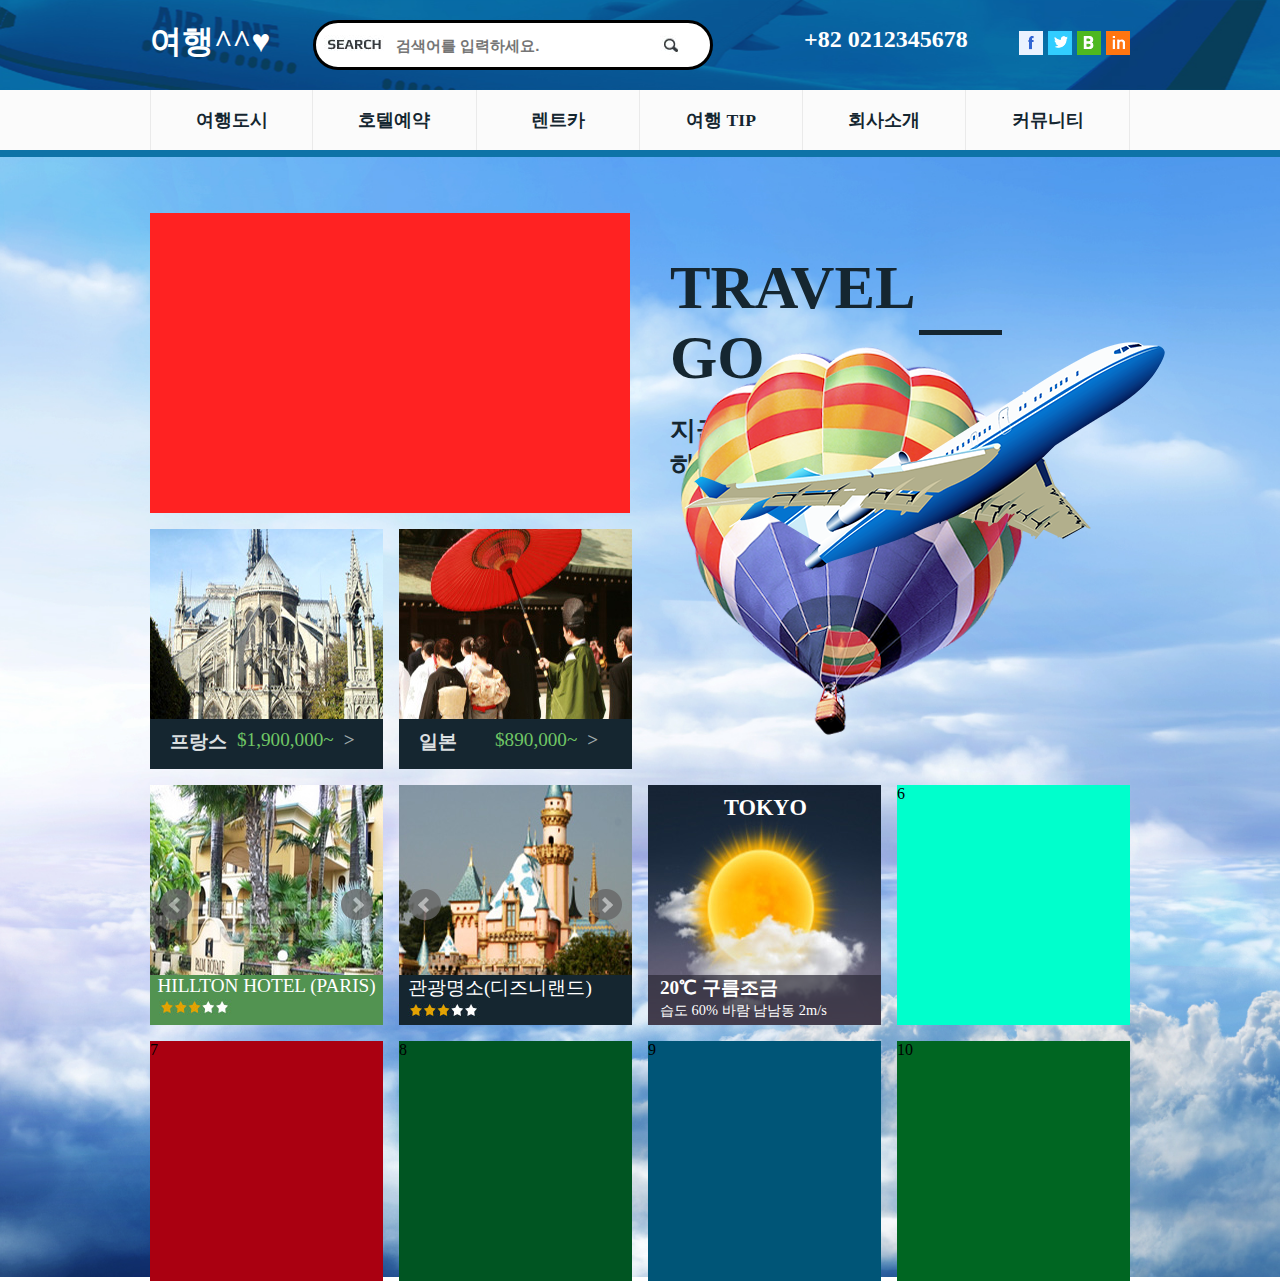
<file: 05 tour/index.html>
<!DOCTYPE html>
<html lang="ko">
<head>
	<meta http-equiv="X-UA-Compatible" content="IE=Edge">
	<meta charset="UTF-8">
	<title>여행사</title>
	<link rel="stylesheet" href="css/reset.css">
	<link rel="stylesheet" href="css/main.css">
	<link rel="stylesheet" href="css/jquery.bxslider.css">
	<script src="js/jquery-3.1.1.min.js"></script>
	<script src="js/jquery.bxslider.js"></script>
	<script>
		 $(document).ready(function(){
			$(".slider").bxSlider({pager:false});
			$(".vslider").bxSlider({pager:false});
			
		});
	</script>
	<style>
	.bx-wrapper {
    -moz-box-shadow: none;
    -webkit-box-shadow: none;
    box-shadow: none;
    border: none;
}
	</style>
</head>

<body>
	<header class="header">
		<div class="wrapB">
			<ul class="clearfix">
				<li  class="logo">여행^^♥</li>
				<li class="search">
					<form action="#" method="get">
						<label for="searchtext" class="searchtitle">searchtxt
						</label>
						<input type="text" id="searchtxt" name="search" placeholder="검색어를 입력하세요." class="searchinp">
						<button type="submit" class="searchbtn">search
						</button>
					</form>
				</li>
				<li class="number">+82 0212345678</li>
				<li class="sns">
					<div class="box1">
						<a href="#"><img src="images/sns1.png" alt="" class="sns1"></a></img>
					</div>
					<div class="box2">
						<a href="#"><img src="images/sns2.png" alt=""></a></img>
					</div>
					<div class="box3">
						<a href="#"><img src="images/sns3.png" alt=""></a></img>
					</div>
					<div class="box4">
						<a href="#"><img src="images/sns4.png" alt=""></a></img>
					</div>
				</li>
			</ul>
		</div>
	</header>

	<div class="menu">
		<div class="wrapB">
			<ul class="clearfix">
				<li><a href="#">여행도시</a></li>
				<li><a href="#">호텔예약</a></li>
				<li><a href="#">렌트카</a></li>
				<li><a href="#">여행	TIP</a></li>
				<li><a href="#">회사소개</a></li>
				<li><a href="#">커뮤니티</a></li>
			</ul>
		</div>
	</div>

	<div class="contents">
		<div class="animation" >
			<img src="images/content2.png" alt="" class="bal1">
			<img src="images/reallyAir.png" alt="" class="air">
		</div>
		<section class="clearfix">
			<div class="reservation"></div>
			<div class="title">
				<h5>TRAVEL GO</h5>
				<div class="goline"></div>
				<p>지금,여행이 떠나고 싶다면?<br>
				하이미디어와 여행을 떠나자!</p>
			</div>
		</section>
		<div class="container clearfix">
			<ul class="conOne clearfix">
				<li>
					<img src="images/img1.jpg" alt="">
					<div class="tbox1 clearfix">
						<h6>프랑스</h6>
						<p>$1,900,000~</p>
						<span>></span>
					</div>
				</li>

				<li>
					<img src="images/img2.jpg" alt="">
					<div class="tbox2 clearfix">
						<h6>일본</h6>
						<p>$890,000~</p>
						<span>></span>
					</div>
				</li>
			</ul>
			
			<ul class="conTwo clearfix" style="position: relative;z-index: 1">
				<li>
					<div class="slider">
						<div>
							<img src="images/img3.jpg" alt="">
							<div class="slidertxt">
								<p>HILLTON HOTEL (PARIS)</p>
								<img src="images/ss.jpg" alt="">
							</div>
						</div>
						<div>
							<img src="images/img3.jpg" alt="">
							<div class="slidertxt">
								<p>HILLTON HOTEL (PARIS)</p>
								<img src="images/ss.jpg" alt="">
							</div>
						</div>
					</div>
				</li>

				<li>
					<div class="vslider">
						<div>
							<img src="images/img4.jpg" alt="">
							<div class="slidertxt1">
								<p>관광명소(디즈니랜드)</p>
								<img src="images/ss2.jpg" alt="">
							</div>
						</div>
						<div>
							<img src="images/img4.jpg" alt="">
							<div class="slidertxt1">
								<p>관광명소(디즈니랜드)</p>
								<img src="images/ss2.jpg" alt="">
							</div>
						</div>
					</div>
				</li>

				<li class="sunlight">
					<img src="images/img5.jpg" alt="">
						<p>TOKYO</p>
					<div class="sunlighttxt">
						<h5>20℃ 구름조금</h5>
						<span>습도 60% 바람 남남동 2m/s</span>
					</div>
				</li>

				<li>6</li>
				<li>7</li>
				<li>8</li>
				<li>9</li>
				<li>10</li>
			</ul>
		</div>
	</div>


	<footer></footer>
</body>
</html>
</file>
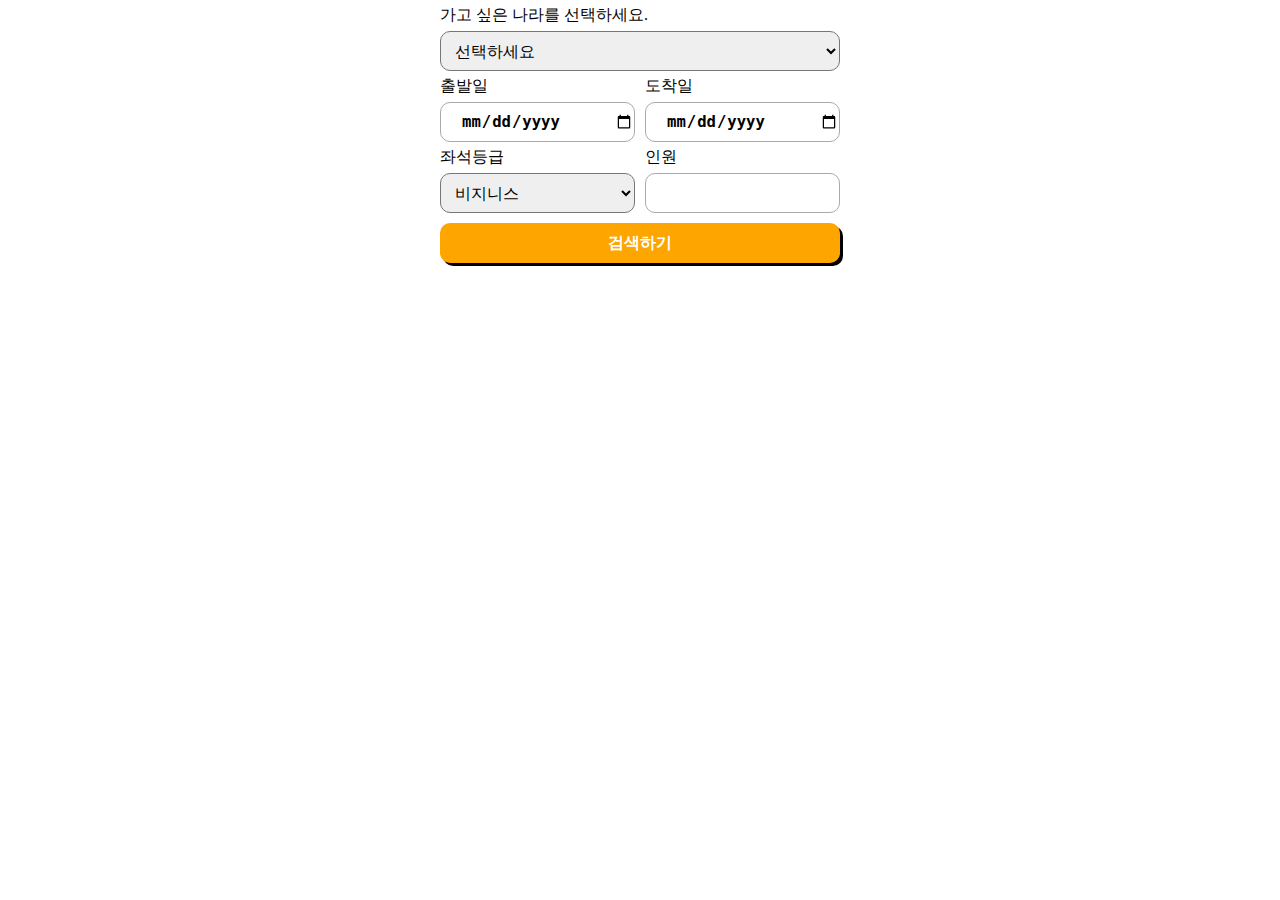
<file: 05 tour/form.html>
<!DOCTYPE html>
<html lang="ko">
<head>
	<meta http-equiv="X-UA-Compatible" content="IE=Edge">
	<meta charset="UTF-8">
	<title>문서 제목</title>
	<style>
		fieldset{border:0 none;}
		legend{display: block;position: absolute;left:0;top:-9999px;}
		*{padding: 0;margin: 0;box-sizing:border-box;}
		li{list-style: none}
		a:visited,a:link{text-decoration: none;color:black;}
		.clearfix:after{content:"";clear: both;display: block;}


		.formLayer{width: 400px;margin: 0 auto}
		.formLayer fieldset{margin-bottom: 10px;}
		.formLayer label{display: block;padding:5px 0;}
		.formLayer select{
			width: 100%;height: 40px;font-size:1em;text-indent:10px;
			border-radius:10px;

		}
		.formLayer .left,
		.formLayer .right{float: left;width: 195px;}

		.formLayer .left{margin-right:10px;}

		.formLayer .left input,
		.formLayer .right input{
			width: 100%;border-radius:10px;height: 40px;text-indent: 10px;font-size:1.2em;border: 1px solid #aaa;font-weight:bold;
		}
		.formLayer .tBtn{
			width: 100%;height: 40px;
			border: 0 none;cursor:pointer;
			background:orange;color:white;
			font-weight:bold;font-size:1em;
			border-radius:10px;
			box-shadow:3px 3px #000;
			transition:0.3s;
		}

		.formLayer .tBtn:hover{transform:translate(3px,3px);box-shadow:0px 0px #000}

	</style>
</head>
<body>
	<form action="#" method="get" class="formLayer">
		<fieldset>
			<legend>여행일정</legend>
			<ul>
				<li>
					<label for="golo">가고 싶은 나라를 선택하세요.</label>
					<select name="nara" id="golo">
						<option value="">선택하세요</option>
						<option value="미국">미국</option>
						<option value="일본">일본</option>
						<option value="중국">중국</option>
					</select>
				</li>
				<li>
					<div class="left">
						<label for="sdate">출발일</label>
						<input type="date" id="sdate">
					</div>
					<div class="right">
						<label for="edate">도착일</label>
						<input type="date" id="edate">
					</div>
				</li>
				<li>
					<div class="left">
						<label for="cgrade">좌석등급</label>
						<select name="cgrade" id="cgrade">
							<option value="비지니스">비지니스 </option>
							<option value="이코노미">이코노미 </option>
						</select>
					</div>
					<div class="right">
						<label for="num">인원</label>
						<input type="number" id="num">
					</div>
				</li>
			</ul>
		</fieldset>
		<button type="submit" class="tBtn">검색하기</button>
	</form>
</body>
</html>
</file>
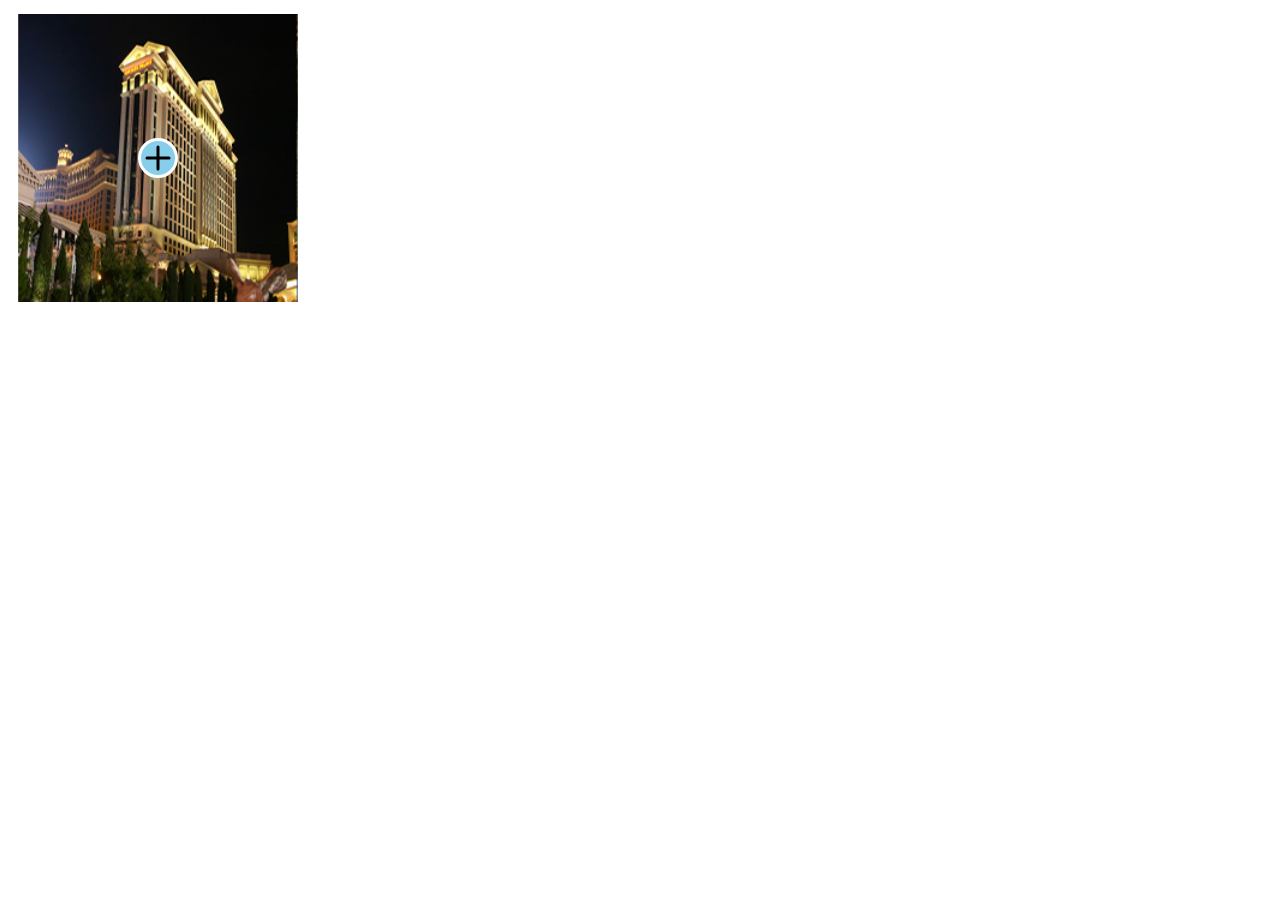
<file: 05 tour/hover.html>
<!DOCTYPE html>
<html lang="ko">
<head>
	<meta http-equiv="X-UA-Compatible" content="IE=Edge">
	<meta charset="UTF-8">
	<title>문서 제목</title>
	<style>
		.wrap{width: 40px;height: 40px;border: 3px solid #fff;
			border-radius:20px; box-sizing:border-box;
			background-color:skyblue;position: absolute;left: 50%; top: 50%;
			transform:translate(-50%,-50%); transition:0.3s;}
		.wrap .bar1,.wrap .bar2{width: 25px; height: 3px; background-color:black;
			border-radius:2px; position: absolute; left: 50%; top: 50%;
			transform:translate(-50%,-50%);}
		.wrap .bar2{transform:translate(-50%,-50%) rotate(90deg);}
		
		.photo{width: 300px;height: 300px; position: relative;}
		.photo img{position: absolute; left: 50%; top: 50%;
		transform:translate(-50%,-50%) scale(1.2); overflow:hidden; transition:2s;}

		.photo:hover img{transform:translate(-50%,-50%) scale(1.4);}
		
		.photo:hover .wrap{transform:translate(-50%,-50%) rotate(90deg)}
	</style>
</head>
<body>
	<div class="photo">
		<img src="images/img9.jpg" alt="" class="img">
		<div class="wrap">
			<div class="bar1"></div>
			<div class="bar2"></div>
		</div>
	</div>
</body>
</html>
</file>
<file: 02chavy/css/main.css>
@charset "utf-8";

/*header*/
header .logo {
	padding: 25px 0; float:left; margin-right: 130px;
    margin-bottom: 30px;
}
header ul{margin-top: 42px;
    float: left;}
header ul>li{float:left; }
header ul>li:hover{
    display:block;border-bottom: 1px solid blue;}
header ul>li>a{font-size:23px;padding: 0px 22px;}
header .loginWrap{float:right;margin-top: 42px;}
header .loginWrap a{font-size:23px; margin: 0 20px; display:block;
float:left;  height: 45px; border-radius:30px; padding:0 20px;}
header .loginWrap a:hover{background-color:blue;
}

/*visual*/
.visual .view{width: 1100px; height: 700px;
    margin: 0 auto;position: relative;}
.visual .slider li{overflow:hidden;}
.visual .slider img.img{position: absolute;left:50%}
.visual .visualtxt{position: absolute; top: 150px; width: 500px;
 left:-41px; }
.visual .visualtxt h3{font-size:2.5em;
 margin-bottom: 20px;}
.visual .visualtxt p{margin-bottom: 20px;}
.visual .visualtxt a{display:block; width: 200px;height: 52px;
    line-height: 52px; background-color:blue;
    color:white; border-radius:40px; 
    text-align: center;}

/*1box*/
.box1{height: 290px;background-color:#f8f9ff;
margin-top: -60px;}
.box1 .wrapB{height: 290px;}
.box1 .wrapB h4{text-align: center; 
	padding: 100px; font-size:2em}
.box1 .wrapB p{text-align: center; 
	margin-top:-77px;}


/*2box*/
.box2{height: 700px; /*background-color:pink;*/}
.box2 .wrapB{height: 700px;/*background-color:red;*/
    position: relative;}
.box2 .tbox{width: 536px;height: 368px; /*background-color:skyblue;*/
position: absolute;top:25%;}
.box2 .wrapB .tbox h5{font-size:1.8em; margin-bottom: 37px;}
.box2 .wrapB .tbox p{margin-bottom: 86px;}
.box2 .wrapB .tbox a{display:block; width: 200px;height: 52px;
    line-height: 52px; background-color:blue;
    color:white; border-radius:40px; 
    text-align: center;}
.iibox{position: absolute;right: 0;}
.iibox .ibox{width: 500px;height: 500px; 
/*background-color:orange;*/position: relative; right:0px;
margin-top: 100px;}
div.ibox_1,div.ibox_2,div.ibox_3,div.ibox_4
{width: 240px;height: 240px; 
/*background-color:skyblue;*/position: absolute;
text-align: center;padding-top: 180px; box-shadow:0 0 10px #000}
.wrapB .ibox .ibox_1{top: 0;}
.wrapB .ibox .ibox_2{right:0; background-color:#f8f9ff;}
.wrapB .ibox .ibox_3{bottom: 0;left: 0;}
.wrapB .ibox .ibox_4{bottom: 0;right: 0}
.iibox .ibox .imgbx1{margin-top: -100px;margin-bottom: 50px;}
.iibox .ibox .imgbx2{margin-top: -100px;margin-bottom: 50px;}
.iibox .ibox .imgbx3{margin-top: -100px;margin-bottom: 50px;}
.iibox .ibox .imgbx4{margin-top: -100px;margin-bottom: 50px;}

/*3box*/
.box3{height: 696px; background-color:#f8f9ff;}
.box3 .wrapB{height: 696px;/* background-color:pink;*/
position: relative;}
.box3 .wrapB .tebox{width: 350px;height: 320px;
/*background-color:blue;*/ position: absolute;top: 50%;
margin-top: -160px;}
.wrapB .tebox h2{font-size:1.8em; margin-bottom: 37px;}
.wrapB .tebox p{margin-bottom: 86px;}
.wrapB .tebox a{display:block; width: 200px;height: 52px;
    line-height: 52px; background-color:blue;
    color:white; border-radius:40px; 
    text-align: center;}
.wrapB .ig{position: absolute;right:0}

/*4box*/
.box4{height: 345px;/*background-color:blue;*/}
.box4 .wrapB{height: 345px; /*background-color:skyblue*/;
position: relative;}
.box4 .wrapB .ttbox{/*background-color:red;*/
    position: absolute; top: 50%; left: 0;
    width: 600px;margin-left:300px;}
.box4 .wrapB h5{font-size:1.8em}
.box4 .wrapB a.b1{display:block; width: 200px;height: 52px;
    line-height: 52px; background-color:blue;
    color:white; border-radius:40px; 
    text-align: center; 
    position: absolute;top: 70%;right:50%}
.box4 .wrapB a.b2{display:block; width: 200px;height: 52px;
    line-height: 52px; background-color:#f8f9ff;
    color:#7a7b7d; border-radius:40px; 
    text-align: center;
position: absolute;left: 50%;top: 70%;}

/*5box*/
.box5{height: 345px;/*background-color:blue;*/}
.box5 .wrapB{height: 345px;/* background-color:skyblue;*/
position: relative;}
.box5 .wrapB .ttxbox{width:600px;height:100px;
 /*background-color:red;*/ 
 position: absolute;top: 50%; margin-top:-50px;
right: 0; margin-right:300px; text-align: center;}
.box5 .wrapB h5{font-size:1.8em}
.box5 .wrapB p{padding:32px}

/*6box*/
.box6{height: 702px;/* background-color:pink;*/}
.box6 .wrapB{height: 702px;/*background-color:orange;*/
/*line-height: 160px;*/ font-size:1.8em}

.box6 .wrapB .a{border: 2px solid #f2f4fb;
    width: 1200px;height: 160px; border-radius:60px;
margin-bottom: 20px; padding-left: 15px;
position: relative;}
.wrapB .a .aa{position: absolute;top: 50%;
margin-top:-19px;}
.wrapB .a .s1{position: absolute; top: 50%;
 margin-top:-26px; right: 0;margin-right:15px;}

.box6 .wrapB .b{border: 2px solid #f2f4fb;
    width: 1200px;height: 160px; border-radius:60px;
margin-bottom: 20px; padding-left: 15px;
position: relative;}
.wrapB .b .bb{position: absolute;top: 50%;
margin-top:-19px;}
.wrapB .b .s2{position: absolute; top: 50%;
 margin-top:-26px; right: 0;margin-right:15px;}

.box6 .wrapB .c{border: 2px solid #f2f4fb;
    width: 1200px;height: 160px; border-radius:60px;
margin-bottom: 20px; padding-left: 15px;
position: relative;}
.wrapB .c .cc{position: absolute;top: 50%;
margin-top:-19px;}
.wrapB .c .s3{position: absolute; top: 50%;
 margin-top:-26px; right: 0;margin-right:15px;}

.box6 .wrapB .d{border: 2px solid #f2f4fb;
width: 1200px;height: 160px; border-radius:60px;
margin-bottom: 20px; padding-left: 15px;
position: relative;}
.wrapB .d .dd{position: absolute;top: 50%;
margin-top:-19px;}
.wrapB .d .s4{position: absolute; top: 50%;
 margin-top:-26px; right: 0;margin-right:15px;}


/*7box*/
.box7{height: 538px; /*background-color:pink;*/}
.box7 .wrapB{height: 538px;
 /*background-color:blue;*/ position: relative;}
 .box7 .wrapB .bo{position: absolute; right: 0;}
.wrapB .txtx{width:500px; height:300px;
/*background-color:red;
*/position: absolute; top: 50%;
margin-top:-150px;}
.wrapB .txtx h5{font-size:1.8em;
 margin-bottom:40px;}
 .wrapB .txtx p{margin-bottom:40px;}
 .wrapB .txtx a{display:block; width:200px;
    height:52px;line-height: 52px; 
    background-color:blue;
    color:white; border-radius:40px;
    text-align: center;}


/*8box*/
.box8{height: 400px; background-color:#f8f9ff;}
.box8 .wrapB{height: 400px; 
    /*background-color:skyblue;*/
    position: relative;}
.wrapB .gotx{width:310px;height:220px;
/*background-color:blue;*/
position: absolute;top:140px;}
.wrapB .gotx h5{font-size:2.5em;
margin-bottom:10px;}
.wrapB .gotx p{margin-bottom:46px;}

.wrapB .sst{width: 500px;height: 180px;
/*background-color:orange;*/
position: absolute; right: 0;
top:160px;}
.wrapB .sst .ab{width: 150px; height: 180px;
/*background-color:red;*/}
.wrapB .sst .ab h5{font-size:1.5em;
margin-bottom:20px;}

.wrapB .sst .pr{width: 150px; height: 180px;
/*background-color:red;*/
position: absolute;right: 0; top: 0px;}
.wrapB .sst .pr h5{font-size:1.5em;
margin-bottom:20px; }

.wrapB .sst .co{width: 150px; height: 180px;
/*background-color:red;*/
position: absolute;right: 175px; top: 0px;}
.wrapB .sst .co h5{font-size:1.5em;
margin-bottom:20px; }

/*9box*/
.box9{height: 80px;background-color:#f8f9ff;}
.box9 .wrapB{height: 80px;
    /*background-color:pink;*/
position: relative;}
.box9 .wrapB .l{height: 2px; 
    background-color:#c4c4c7;}
.box9 .wrapB p{margin-top: 10px;}
.box9 .wrapB .te{position: absolute;
top: 10px;right:167px;}
.box9 .wrapB .pr{position: absolute;
top: 10px;right: 0;}
</file>
<file: 03college/css/main.css>
@charset "utf-8";
/*header*/
header#header{height: 160px;}
.menu{height: 40px; background:#0044af;}
.menu .wrapB .lmenu li{float:left;
	display:block;
	width: 120px; height: 40px;
	background:#00163b; 
	text-align: center;
	margin-right: 4px;
	line-height: 40px;} 
.menu .wrapB .lmenu a{color:white; display: block;
	height: 40px;}
.menu .wrapB .lmenu li:hover{background-color:white;}
.menu .wrapB .lmenu a:hover{color:#6b6b6b;}

.menu .wrapB .rmenu li{float:left; padding: 7px; color:white;
font-size:0.8em; margin-top: 5px;}
.menu .wrapB{position: relative;}
.wrapB .rmenu{position: absolute;right: 0;}
.wrapB .rmenu a{color:white; font-size:0.8em;} 
.wrapB .rmenu a.icon1{float:left; margin-right:2px;
	width: 14px;height: 14px;
background:white; display: block;margin-top: 3px;
text-align: center; line-height: 16px;
color:#0044af;}
 

.logo{/*background-color:pink;*/height: 120px;}
.logo .wrapB{/*background-color:orange;*/ height: 120px;}
.logo .wrapB{position: relative;}
.logo .wrapB .logoimg{position: absolute;left: 0;}
.logo .wrapB ul{position: absolute;
top:0%; margin-top: 50px; right:10% }
.logo .wrapB li{float:left; margin: 0 15px; font-size:1.3em;
font-weight:bold;}
.logo .wrapB a{color:#7d7d7d}
.logo .wrapB a:hover{display:block; color:#00163b;
border-bottom: 1px solid #00163b;}
.logo .wrapB .bo{position: absolute;
top: 0%;margin-top:42px; right: 0;}




/*contents*/
/*section*/
#contents{height: 1300px;
	background-image:url(../images/00bg_dot.gif), 
	url(../images/00main_bg01.jpg);
	background-repeat:repeat, no-repeat; 
	background-position: center;
	background-size:auto,cover;}
#contents .title{width:1200px;height:260px;
	/*background: yellow;*/
	margin: 0 auto; position: relative;}
.title .titletxbox{width: 690px;height: 260px;
/*background:pink;*/ color:white; padding-top: 33px;}
.title .titletxbox span{font-size:2em; line-height:100px;}
.title .titletxbox p{font-size:3em; font-weight:bold;}
.title .icon2_1{position: absolute;top: 0; 
margin-top: 61px; /*right: 48px;*/ right: 0;}

/*container*/
/*1*/
#contents .container{width:1200px;margin:0 auto;}
#contents .container ul>li{float:left;width: 25%;height: 225px;}
#contents .container ul>li:nth-child(1)
{background: #f00;width: 75%;height: 450px;
/* background-image: url(../images/m.jpg);
 background-repeat:no-repeat;
background-position: -300px -207px;*/   /*이미지 자료*/}

.bx-wrapper {
    -moz-box-shadow:none;
    -webkit-box-shadow: none;
    box-shadow: none;
    border: 0 none;}

.slider .mimgtxbox{position: absolute;top: 104px; 
left:61px;
font-size:3em; color:#1553b6;}

.slider .mimgtxbox p{margin-bottom:38px;}
.slider .mimgtxbox a{
	font-size:initial; display:block;
width: 170px;height: 40px; color:white; 
background: #1553b6;
text-align: center; padding-top:8px;}
.slider .mimgtxbox span{font-weight: bold}

/*2*/
#contents .container ul>li:nth-child(2)
{/*background: #0f0*/;height: 450px;
background-image: url(../images/h.jpg);
background-repeat:no-repeat;
background-position:-223px -15px;}

.opabox{/*width:300px;*/height:450px;
background-color:rgba(171,146,76,0.5);
position: relative;width:0px; 
overflow:hidden;/* display:none;*/
transition:0.2s; /*float:right;*/}
.opabox .opatxbox{width: 200px;height: 250px;
	/*background:red; */
	position: absolute; top:100px;
	right: 50px; color:white;}
.opabox .opatxbox p{font-size:1.5em; 
	margin-bottom:15px;}
.opabox .opatxbox span{font-size:0.5em; 
	margin-bottom:15px;}
.opabox .opatxbox a{background-color:rgba
	(171,146,76,0.5);
position: absolute;top: 80%; color:white;
width: 165px;height: 40px;
border: 1px solid white; text-align: center;
padding: 9px;}

/*li:hover .opabox{display:block;}*/
li:hover .opabox{width: 100%;}


/*3*/
#contents .container ul>li:nth-child(3)
{background: #00163b;}
.box1{width: 300px;height:225px;/*background:red;*/
position: relative;}
.box1 .bt1{width: 100px;height: 20px;
/*background:blue;*/position: absolute;
top: 30px; left:20px}
.box1 .bt1 p{font-size:1.3em;
font-weight:bold; color:white}
.box1 img{margin-top: 80px; margin-left: 35px;}
.box1 .bt2 {width: 240px;height: 30px;
/*background:pink;*/ position: absolute;
left: 35px;}
.box1 .bt2 p{float:left; text-align: center;
padding: 0px 13px; font-size:0.8em;
color:white; margin-top: 7px;}


/*4*/
#contents .container ul>li:nth-child(4)
{background: #1651b7;}
.box2{width: 300px;height:225px;/*background:red;*/
position: relative;}
.box2 .btx{width: 90px;height: 20px;
/*background:blue;*/ position: absolute;
top: 30px; left:20px}
.box2 .btx p{font-size:1.3em;
font-weight:bold; color:white}
.box2 .line{width: 250px;height: 3px;
background:white;
position: absolute; top: 71px; left: 25px;}
.box2 .btx2{width: 165px;height: 100px;
/*background:pink;*/ position: absolute;
top: 85px;left: 25px;}
.box2 .btx2 .t1{font-size:0.8em;
color:white; padding:2px 0px;margin-bottom:3px;}
.box2 .btx2 .t2{font-size:0.8em;
color:white; padding:2px 0px;margin-bottom:3px;}
.box2 .btx2 .t3{font-size:0.8em;
color:white; padding:2px 0px;margin-bottom:3px;}
.box2 .btx2 .t4{font-size:0.8em;
color:white; padding:2px 0px;margin-bottom:3px;}
.box2 .btx3{width: 80px;height: 100px;
/*background:pink;*/ position: absolute;
top: 85px;left: 195px;}
.box2 .btx3 .tx1{font-size:0.8em;
color:white; padding:2px 0px;margin-bottom:3px;
padding-left: 11px;}
.box2 .btx3 .tx2{font-size:0.8em;
color:white; padding:2px 0px;margin-bottom:3px;
padding-left: 11px;}
.box2 .btx3 .tx3{font-size:0.8em;
color:white; padding:2px 0px;margin-bottom:3px;
padding-left: 11px;}
.box2 .btx3 .tx4{font-size:0.8em;
color:white; padding:2px 0px;margin-bottom:3px;
padding-left: 11px;}

/*5*/
#contents .container ul>li:nth-child(5)
{background:white;}
.box3{width: 300px;height:225px;/*background:red;*/
position: relative;}
.box3 .btxe{width:109px;height: 20px;
/*background:blue;*/ position: absolute;
top: 25px; left:30px}
.box3 .btxe p{font-size:1.3em;
font-weight:bold; color:#021942;}
.box3 img{position: absolute;
top: 69px; left: 30px;}
.box3 .btxe2{width: 122px;height: 81px;
/*background:pink;*/
position: absolute; top: 69px; left: 160px;}
.box3 .btxe2 p{font-size: 0.8em;}
.box3 img.sns{position: absolute;
top: 162px;left: 164px;}


/*6*/
#contents .container ul>li:nth-child(6)
{background: #0fc;
background-image: url(../images/school2.jpg);
background-repeat:no-repeat;
background-position:-115px -30px;
position: relative;}
.box4{width: 300px;height:225px;
	background-color:rgba(46,43,42,0.8);
overflow:hidden;
transition:0.2s;
position: absolute; 
left:0;bottom:0;height:50px;}
.box4 .btxet{color:white;
position: absolute;
top: 10px;left:97px;}
.box4 .btxet span{position: absolute;
top: 88px;right: -190px;width: 311px;}

li:hover .box4{height: 100%;}


/*7*/
#contents .container ul>li:nth-child(7)
{background-image: url(../images/school3.jpg);
background-repeat:no-repeat;
background-position: -227px -103px;
/*background-color:rgba(65,83,107,0.8);*/ /*-> 색상변경 안됨*/}
.video{width: 300px;height: 225px;
background-color:rgba(44,86,170,0.6);
position: relative;}
.video .bo{width: 100px;height: 100px;
border-radius:50px;
background-color:rgba(35,35,38,0.6);
position: absolute;top: 62px;left: 100px;}
.video img{position: absolute;
top: 99px;right: 134px;}


/*8 vslider*/
 .bx-wrapper .bx-pager {top: -10px; right: -413px;}
#contents .container ul>li:nth-child(8)
{background: #052;width: 75%;}
.vslider{width: 900px;height: 225px;
position: relative;}
.vslider .stxt{width: 170px;height: 40px;
background-color:rgba(240,64,49,0.8);
position: absolute;top: 138px;left: 37px;
border: 1px solid white;}
.vslider .stxt p{color:white; text-align: center;
    padding-top: 7px;}



/*schedule*/
.schedule{width:1200px;height:65px; background:white;
 margin: 20px auto; position: relative;}
.schedule .schedulebox1{width: 300px;height: 65px;/*background:blue;*/
border-right: 2px solid #6b6b6b;}
.schedulebox1 p{float:left; padding:23px 35px;color:#041a31;
font-weight: bold}
.schedulebox1 span{float:left; padding:23px 15px;font-weight: bold;
color:#272727;}
.schedulebox1 a{float:left; padding-top: 23px;font-weight: bold;
color:#868686;}
.schedulebox1 a:hover{color:orange}

.schedule .schedulebox2{width:900px;height: 65px;/*background:pink;*/
position: absolute;top: 0;right: 0;}
.schedulebox2 .sb1{width: 50px;height: 30px;background:#00163b;
position: absolute;top: 0;right: 0;}
.schedulebox2 .sb2{width: 50px;height: 30px;background:#00163b;
position: absolute; bottom: 0;right: 0;}
.schedulebox2 a{color: white; font-weight:bold;padding: 18px;}
.schedulebox2 a:hover{color:orange}
.schedulebox2 p {font-size:0.8em; float:left;
padding:5px 10px; padding-top: 24px;padding-right: 36px;
margin-left: 7px; font-weight: bold; color:#595959;}
.schedulebox2 span {font-size:0.8em;position: absolute;top: 24px;
color:#595959;}


/*footer*/ 
footer{height: 200px; background:white;}
.fbox{width: 1200px;height: 200px;/*background:blue;*/
margin: 0 auto ;position: relative;}
.fbox .fbox2{width: 900px;height: 200px;/*background:skyblue;*/
	position: absolute;right: 0;}
.fbox2 .ftxbox{width: 700px;height: 25px;/*background:pink;*/
	margin-top:25px;}
.ftxbox li{font-size:0.9em; float:left;position: relative;
	padding-right:19px; color:#444444;}
.ftxbox li:after{ content:""; display:block;width:1px;
	height:10px;background-color:#444444; 
	position: absolute;top:5px; right:2px;}
.ftxbox li:last-child:after{content:"";display:none;}
.ftxbox li:first-child:after{content:"";
position: absolute;top:5px; right:9px;}

.fbox2 .ftxbox2{width: 550px;height: 55px;/*background:pink;*/
position: absolute;top:65px;}
.ftxbox2 li{font-size:0.7em; float:left;
padding-right:12px; color:#888888;}

.ftxbox3{width: 290px;height: 15px;/*background:pink;*/
position: absolute;top: 135px;}
.ftxbox3 p{font-size:0.9em; color:#888888;}
</file>
<file: 03college/css/colorbox.css>
/*
    Colorbox Core Style:
    The following CSS is consistent between example themes and should not be altered.
*/
#colorbox, #cboxOverlay, #cboxWrapper{position:absolute; top:0; left:0; z-index:9999; overflow:hidden; -webkit-transform: translate3d(0,0,0);}
#cboxWrapper {max-width:none;}
#cboxOverlay{position:fixed; width:100%; height:100%;}
#cboxMiddleLeft, #cboxBottomLeft{clear:left;}
#cboxContent{position:relative;}
#cboxLoadedContent{overflow:auto; -webkit-overflow-scrolling: touch;}
#cboxTitle{margin:0;}
#cboxLoadingOverlay, #cboxLoadingGraphic{position:absolute; top:0; left:0; width:100%; height:100%;}
#cboxPrevious, #cboxNext, #cboxClose, #cboxSlideshow{cursor:pointer;}
.cboxPhoto{float:left; margin:auto; border:0; display:block; max-width:none; -ms-interpolation-mode:bicubic;}
.cboxIframe{width:100%; height:100%; display:block; border:0; padding:0; margin:0;}
#colorbox, #cboxContent, #cboxLoadedContent{box-sizing:content-box; -moz-box-sizing:content-box; -webkit-box-sizing:content-box;}

/* 
    User Style:
    Change the following styles to modify the appearance of Colorbox.  They are
    ordered & tabbed in a way that represents the nesting of the generated HTML.
*/
#cboxOverlay{background:url(../images/overlay.png) repeat 0 0; opacity: 0.9; filter: alpha(opacity = 90);}
#colorbox{outline:0;}
    #cboxTopLeft{width:21px; height:21px; background:url(../images/controls.png) no-repeat -101px 0;}
    #cboxTopRight{width:21px; height:21px; background:url(../images/controls.png) no-repeat -130px 0;}
    #cboxBottomLeft{width:21px; height:21px; background:url(../images/controls.png) no-repeat -101px -29px;}
    #cboxBottomRight{width:21px; height:21px; background:url(../images/controls.png) no-repeat -130px -29px;}
    #cboxMiddleLeft{width:21px; background:url(../images/controls.png) left top repeat-y;}
    #cboxMiddleRight{width:21px; background:url(../images/controls.png) right top repeat-y;}
    #cboxTopCenter{height:21px; background:url(../images/border.png) 0 0 repeat-x;}
    #cboxBottomCenter{height:21px; background:url(../images/border.png) 0 -29px repeat-x;}
    #cboxContent{background:#fff; overflow:hidden;}
        .cboxIframe{background:#fff;}
        #cboxError{padding:50px; border:1px solid #ccc;}
        #cboxLoadedContent{margin-bottom:28px;}
        #cboxTitle{position:absolute; bottom:4px; left:0; text-align:center; width:100%; color:#949494;}
        #cboxCurrent{position:absolute; bottom:4px; left:58px; color:#949494;}
        #cboxLoadingOverlay{background:url(../images/loading_background.png) no-repeat center center;}
        #cboxLoadingGraphic{background:url(../images/loading.gif) no-repeat center center;}

        /* these elements are buttons, and may need to have additional styles reset to avoid unwanted base styles */
        #cboxPrevious, #cboxNext, #cboxSlideshow, #cboxClose {border:0; padding:0; margin:0; overflow:visible; width:auto; background:none; }
        
        /* avoid outlines on :active (mouseclick), but preserve outlines on :focus (tabbed navigating) */
        #cboxPrevious:active, #cboxNext:active, #cboxSlideshow:active, #cboxClose:active {outline:0;}

        #cboxSlideshow{position:absolute; bottom:4px; right:30px; color:#0092ef;}
        #cboxPrevious{position:absolute; bottom:0; left:0; background:url(../images/controls.png) no-repeat -75px 0; width:25px; height:25px; text-indent:-9999px;}
        #cboxPrevious:hover{background-position:-75px -25px;}
        #cboxNext{position:absolute; bottom:0; left:27px; background:url(../images/controls.png) no-repeat -50px 0; width:25px; height:25px; text-indent:-9999px;}
        #cboxNext:hover{background-position:-50px -25px;}
        #cboxClose{position:absolute; bottom:0; right:0; background:url(../images/controls.png) no-repeat -25px 0; width:25px; height:25px; text-indent:-9999px;}
        #cboxClose:hover{background-position:-25px -25px;}

/*
  The following fixes a problem where IE7 and IE8 replace a PNG's alpha transparency with a black fill
  when an alpha filter (opacity change) is set on the element or ancestor element.  This style is not applied to or needed in IE9.
  See: http://jacklmoore.com/notes/ie-transparency-problems/
*/
.cboxIE #cboxTopLeft,
.cboxIE #cboxTopCenter,
.cboxIE #cboxTopRight,
.cboxIE #cboxBottomLeft,
.cboxIE #cboxBottomCenter,
.cboxIE #cboxBottomRight,
.cboxIE #cboxMiddleLeft,
.cboxIE #cboxMiddleRight {
    filter: progid:DXImageTransform.Microsoft.gradient(startColorstr=#00FFFFFF,endColorstr=#00FFFFFF);
}
</file>
<file: 04.klass/css/main.css>
@charset "utf-8";

/*header*/
header{height:140px;/*background:skyblue;*/}
.wrapB{height:140px;/*background:blue;*/padding-top: 55px;
position: relative;}
.leftheader{width: 80px;height: 30px; /*background:pink;*/ }
.leftheader p{font-size:1.8em;font-weight:bold; color:#1c1f3e;}
.rightheader{width: 370px;height: 20px; /*background:pink;*/
position: absolute; right: 0; top: 60px;}
.rightheader a{float:left;}
.rightheader .log{position: absolute; right: 0;}
.rightheader .all{position: absolute; right: 135px;}
.rightheader a:hover{color:blue}


/*visual*/
.visual{width: 1422px;/*background:pink*/;margin: 0 auto;
position: relative;}
/*.visual .bx-viewport{border-radius:50px}*/ /*->이미지 테두리 동글동글*/
.bx-wrapper {
    -moz-box-shadow:none;
    -webkit-box-shadow: none;
    box-shadow: none;
    border: 0 none;}
.slidertxtbox{width: 580px;height: 330px;/*background:pink;*/
position: absolute; top: 223px;left: 67px;}
.slidertxtbox p{font-size:3em; font-weight:bold; margin-bottom:33px;
line-height:74px}
.slidertxtbox a{display: block;
	width: 290px;height: 80px;background:#444daa; font-size:1.5em;
color:white; text-align: center;padding-top: 22px;}


/*why*/
.why{height: 710px;/*background:pink;*/ margin-top: -60px;}
.why .why2{width: 1200px;height: 710px; /*background:skyblue;*/
margin: 0 auto;position: relative;}
.why2 .whytxt{width: 530px;height: 50px;/*background:blue;*/
position: absolute;top: 150px;left: 335px;}
.whytxt p{font-size:2.5em; font-weight:bold; text-align: center;}
.why2 .box1{width: 360px;height: 420px;border: 1px solid #edeef1;
position: absolute;bottom: 0; padding-top: 20px; padding-left: 75px;
box-shadow:5px 5px 5px #f1f2f6,
			0px 0px 0px #f1f2f6,
			-5px 5px 5px #f1f2f6}
.why2 .box2{width: 360px;height: 420px;border: 1px solid #edeef1;
position: absolute;bottom: 0;left: 420px; padding-top: 20px;
 padding-left:59px;
box-shadow:5px 5px 5px #f1f2f6,
			0px 0px 0px #f1f2f6,
			-5px 5px 5px #f1f2f6}
.why2 .box3{width: 360px;height: 420px;border: 1px solid #edeef1;
position: absolute; bottom: 0;right: 0; padding-top: 20px;
 padding-left:80px;
box-shadow:5px 5px 5px #f1f2f6,
			0px 0px 0px #f1f2f6,
			-5px 5px 5px #f1f2f6}
.box1 .whyboxtxt1{width: 300px;height: 120px;/*background:white;*/
position: absolute;left:30px; top: 255px;}
.box2 .whyboxtxt2{width: 300px;height: 120px;/*background:white;*/
position: absolute;left:30px; top: 255px;}
.box3 .whyboxtxt3{width: 300px;height: 120px;/*background:white;*/
position: absolute;right: 30px; top: 255px;}
.whyboxtxt1 h5{font-size:1.5em; font-weight:bold; text-align: center;
margin-bottom: 15px; color:#202344;}
.whyboxtxt2 h5{font-size:1.5em; font-weight:bold; text-align: center;
margin-bottom: 15px; color:#202344;}
.whyboxtxt3 h5{font-size:1.5em; font-weight:bold; text-align: center;
margin-bottom: 15px; color:#202344;}
.whyboxtxt1 p{text-align: center; color:#6f6c87;}
.whyboxtxt2 p{text-align: center; color:#6f6c87;}
.whyboxtxt3 p{text-align: center; color:#6f6c87;}

/*popular*/
.popular{height: 800px;/*background:pink;*/}
.popular .popular2{width: 1200px;height: 800px; /*background:skyblue;*/
margin: 0 auto;position: relative;}
.popular2 .populartxt{width: 720px;height: 120px;/*background:white;*/
position: absolute; top: 150px;left: 240px;}
.populartxt h5{font-size:2.2em; font-weight:bold;text-align: center;
padding-bottom:20px;}
.populartxt p{text-align: center;}
.popular2 img{position: absolute;top: 331px;}
.popular2 img.img2{right: 415px;}
.popular2 img.img3{right: 0;}
.popularbox1{width: 370px;height: 230px;border: 1px solid #edeef1;
position: absolute; bottom: 0; 
box-shadow:5px 5px 5px #f1f2f6,
			0px 0px 0px #f1f2f6,
			-5px 5px 5px #f1f2f6}
.popularbox2{width: 370px;height: 230px;border: 1px solid #edeef1;
position: absolute; bottom: 0; right: 415px;
box-shadow:5px 5px 5px #f1f2f6,
			0px 0px 0px #f1f2f6,
			-5px 5px 5px #f1f2f6}
.popularbox3{width: 370px;height: 230px;border: 1px solid #edeef1;
position: absolute; bottom: 0; right: 0;
box-shadow:5px 5px 5px #f1f2f6,
			0px 0px 0px #f1f2f6,
			-5px 5px 5px #f1f2f6}
.popularbox div>h5{font-size:1.5em; font-weight:bold; margin-top:20px;
margin-left: 20px;}
.popularbox p{margin-top:25px;margin-bottom: 25px;margin-left: 20px;}
.popularbox span{color:#4949a1;margin-left: 20px;}
.popularbox .t1{position: absolute;top: 107px;right: 26px;
font-weight:bold;color:#f78058; font-size:1em;}


/*Person*/
/*Person1*/
.Person{height: 1860px; /*background:pink;*/}
.Person1{width: 1200px;height: 730px;/*background:orange;*/
 margin: 0 auto;padding-top: 150px; position: relative;}
.Person1txt{width: 690px;height: 290px;/*background:white;*/
position: absolute;top:220px;right:0;}
.Person1txt h5{font-size:1.5em; padding-bottom:105px;}
.Person1txt .line{width: 4px;height: 45px;background: #474da1;
position: absolute; bottom: 0;}
.Person1txt p{font-size:1.1em; font-weight:bold;padding-bottom:10px;
position: absolute; bottom: 16px;left: 7px;}
.Person1txt span{position: absolute; bottom:-1px;left: 10px;}
/*Person2*/
.Person2{width: 1200px;height: 580px;/*background:skyblue;*/
	margin: 0 auto; position: relative;}
.Person2 img{position: absolute; top:75px;right: 0;}
.Person2txt{width: 690px;height: 290px;/*background:white;*/
position: absolute;top:145px;}
.Person2txt h5{font-size:1.5em; padding-bottom:105px;}
.Person2txt .line{width: 4px;height: 45px;background: #474da1;
position: absolute; bottom: 0;}
.Person2txt p{font-size:1.1em; font-weight:bold;padding-bottom:10px;
position: absolute; bottom: 16px;left: 7px;}
.Person2txt span{position: absolute; bottom: -1px;left: 10px;}
/*Person3*/
.Person3{width: 1200px;height: 580px;/*background:blue;*/
	margin: 0 auto; position: relative;}
.Person3 img{margin-top: 21px;}
.Person3txt{width: 560px;height: 410px; /*background:white;*/
position: absolute; top: 85px;right: 0;}
.Person3txt h5{font-size: 2.5em; font-weight:bold;
margin-bottom: 50px;}
.Person3txt span{}
.Person3txt p{width: 290px;height: 50px;background: #444daa;
margin-top:93px; color:white; text-align: center; padding-top:12px;
font-size:1.2em;}


/*frequently*/
.frequently{height: 680px; /*background:pink;*/}
.frequently .frequently2{width: 1200px;height: 680px;/*background:skyblue;*/
margin: 0 auto; padding-top:87px;position: relative;}
.frequently2 .fqtxt p{font-size: 2.5em; font-weight:bold;text-align: center;
color:#292d4a;}
.frequently2 .fqbox1{width: 500px;height: 120px;border: 1px solid #edeef1;
position: absolute; top: 210px; left: 67px;
box-shadow:5px 5px 5px #f1f2f6,
			0px 0px 0px #f1f2f6,
			-5px 5px 5px #f1f2f6}
.frequently2 .fqbox2{width: 500px;height: 120px;border: 1px solid #edeef1;
position: absolute;top: 210px;right: 67px;
box-shadow:5px 5px 5px #f1f2f6,
			0px 0px 0px #f1f2f6,
			-5px 5px 5px #f1f2f6}
.frequently2 .fqbox3{width: 500px;height: 120px;border: 1px solid #edeef1;
position: absolute;top: 400px; left: 67px;
box-shadow:5px 5px 5px #f1f2f6,
			0px 0px 0px #f1f2f6,
			-5px 5px 5px #f1f2f6}
.frequently2 .fqbox4{width: 500px;height: 120px;border: 1px solid #edeef1;
position: absolute;top: 400px;right: 67px;
box-shadow:5px 5px 5px #f1f2f6,
			0px 0px 0px #f1f2f6,
			-5px 5px 5px #f1f2f6}
.fqbox h5{font-size: 1.7em; font-weight:bold; color:#1b223c;
padding-left:22px;}
.fqbox p{margin-top:5px; color:#6f6d82;padding-left:22px;}


/*footer*/
footer{height: 280px;/*background:pink;*/}
.topline{width: 1422px;height: 3px; background: #e3e1ec;
margin: 0 auto; position: relative;}
footer p{font-size:1.8em;font-weight:bold; color:#1c1f3e;
position: absolute; left: 800px; margin-top: 50px;}
footer img{position: absolute; right: 800px; margin-top: 27px;}
</file>
<file: 05 tour/css/main.css>
@charset "utf-8";

/*header*/
.header{height: 90px;
	background:#096da8;
	background-image: url(../images/logobg.png);
	background-repeat:no-repeat;
	background-position: center;
	/*background-size:100%;*/}
.header .wrapB{height: 90px;width:980px;
	margin:0 auto; _background:pink; padding-top:20px; 
	position: relative;}
.logo{width: 150px;height:50px;float: left;
font-size:2em;font-weight:bold; color:white;}
_.search{width: 300px;height: 30px; background:white;
margin-left: 125px;float:left; border-radius:15px; margin-top: 9px;}
.number{width: 200px;height: 20px;
margin-left: 654px; font-size:1.5em; font-weight:bold;
color:white;padding-top: 6px;position: absolute;top: 20px;}
.sns> div{width: 24px;height: 24px; background:orange;
float:left;}
.sns .box1{position: absolute;right: 87px;top: 31px;
background: #eaf2ff;}
.sns .box2{position: absolute;right: 58px;top: 31px;
background: #31cdff;}
.sns .box3{position: absolute; right: 29px;top: 31px;
background: #4eb820;}
.sns .box4{position: absolute; right: 0;top: 31px;
background: #ff7510;}
.sns img{padding: 2px;padding: 4px 6px;}
.sns img.sns1{padding: 4px 9px;}
.sns a{width: 24px;height: 24px;
position: absolute;top: 0px;}
.sns a:hover{background:rgba(255,0,0,0.3);}

.searchinp{width: 400px;height: 50px;
			border: 3px solid #000;
			border-radius:25px;
			text-indent:80px;
			font-size:15px;
			font-weight:bold;
			position: relative;
			z-index: 1;
			margin-left: 13px;}

.searchbtn{width: 20px;height: 20px;
			background-image: url(../images/search.jpg);
			text-indent:-9999px;
			border:0 none;
			position: absolute; right: 450px;top: 35px;
			z-index: 1;}

.searchtitle{width: 60px;height: 20px;
			background-image: url(../images/searchtext.jpg);
			display: block;
			text-indent:-9999px;
			position: absolute; top: 35px; left: 174px;
			z-index: 2;}



/*menu*/
.menu{background: #fbfbfb; border-bottom:7px solid #0e73a7;}
.menu li{float:left;display: block;
width: 163.3px;text-align: center; font-size:1.1em; font-weight:bold;
line-height:60px; border-right: 1px solid #eaeaea;}
.menu li:first-child{border-left:1px solid #eaeaea;}
.menu li a{color:#142630; display: block;}
.menu li a:hover{background:skyblue; color:white}




/*contents*/
/*animation*/
.contents{height: 1120px;width: 100%;
	background-image:/*url(../images/b.png),*/
	url(../images/sky.jpg);
	background-repeat:no-repeat; 
	background-size:cover;
	background-position: center;} 

.animation{position: absolute;left: 53%;top: 38%;z-index: 1}
.bal1{position: absolute; 
		animation-name: bal;
		animation-duration: 1s;
		animation-iteration-count:infinite;
		animation-direction:alternate;
		animation-timing-function:ease-in-out;}
		@keyframes bal{
			0%{left: 53px;top: 38px;}
			100%{left: 60px;top: 50px;}
			}
.air{position: absolute; left: 0;margin: 0;
		animation-name:air;
		animation-duration: 3s;
		animation-fill-mode:forwards;}
		@keyframes air{
			0%{left: -1500px;bottom: -1000px;}
			100%{left: 1500px;bottom: 1500px;}
			}

/*section*/
.contents section{width: 980px; margin: 0 auto;}
.contents .reservation{width: 480px; height: 300px; background:#f22; 
float: left;margin-top: 56px;}
.contents .title{width: 350px;height: 160px;float: left;
margin-top: 96px; margin-left: 40px; color:#152630; position: relative;}
.contents .title h5{font-size: 3.8em;}
.contents .title .goline{width: 83px;height: 5px; background: #152630;
position: absolute;right: 18px;top: 77px;}
.contents .title p{font-size: 1.6em; font-weight:bold;padding-top: 20px;}



/*container*/
/*1*/
.contents .container{width: 980px;margin: 0 auto;}
/*.contents .container img{width: 100%;height: 100%;}*/
.contents .container li{float:left;width:233px;margin-right: 16px;
height: 240px; margin-top: 16px;}
.contents .container .conOne{width: 50%;float:left;}
.contents .container .conTwo{width: 100%;float:left;}
.contents .container .conOne li:last-child{margin-right: 0;}
.contents .container .conOne li:nth-child(1){background: #f00;
position: relative;}
.conOne .tbox1{width: 233px;height: 50px;background:#152630;
padding-left: 20px;
position: absolute;bottom: 0;transition:0.3s;padding-top: 10px;}
.conOne .tbox1 h6{color: #dbdfe0; float:left; font-size:1.2em}
.conOne .tbox1 p{color: #70c665;float:left;font-size:1.2em;
padding-left: 10px;}
.conOne .tbox1 span{color: #9fa9ab;font-size:1.2em;
padding-left: 10px; font-weight:bold;}

li:hover .tbox1{height: 100%;background-color:rgba(21,38,48,0.5);}


/*2*/
.contents .container .conOne li:nth-child(2){background: #0f0;
position: relative;}
.conOne .tbox2{width: 233px;height: 50px;background:#152630;
padding-left: 20px;
position: absolute;bottom: 0;transition:0.3s; padding-top: 10px;}
.conOne .tbox2 h6{color: #dbdfe0; float:left; font-size:1.2em}
.conOne .tbox2 p{color: #70c665;float:left;font-size:1.2em;
padding-left: 38px;}
.conOne .tbox2 span{color: #9fa9ab;font-size:1.2em;
padding-left: 10px; font-weight:bold;}

li:hover .tbox2{height: 100%;background-color:rgba(21,38,48,0.5);}


/*3*/
.contents .container .conTwo li:nth-child(1){background: #8e8;}
.slider .slidertxt {width: 233px;height: 50px;background: #529351;
position: absolute;bottom: 0;}
.slider .slidertxt p{font-size: 1.2em; text-align: center;
color:white}
.slider .slidertxt img{padding-left: 9px;padding-top: 2px;}


/*4*/
.contents .container .conTwo li:nth-child(2){background: #7e9;}
.vslider .slidertxt1 {width: 233px;height: 50px;background: #152630;
position: absolute;bottom: 0;}
.vslider .slidertxt1 p{font-size: 1.2em; 
	padding-left: 9px;
	color:white;}
.vslider .slidertxt1 img{padding-left: 9px;padding-top: 2px;}


/*5*/
.contents .container .conTwo li.sunlight:nth-child(3)
{background: #0bf;overflow:hidden; position: relative;}
.contents .container .conTwo li.sunlight img
{ display: block; width: 100%; transition:0.2s;}
.contents .container .conTwo li.sunlight:hover img
{transform:scale(1.1) rotate(5deg);}
.contents .container .conTwo li.sunlight
p{position: absolute;top: 10px;
    left: 76px; font-size:1.4em;
font-weight:bold; color:white;}
.sunlight .sunlighttxt{width: 233px;height: 50px;
position: absolute; bottom: 0;
background-color:rgba(43,41,54,0.7);
color:white;padding-left: 12px;}
.sunlight .sunlighttxt h5{font-size: 1.2em;}
.sunlight .sunlighttxt span{font-size: 0.9em;}


/*6*/
.contents .container .conTwo li:nth-child(4){background: #0fc;}








.contents .container .conTwo li:nth-child(5){background: #a01;}
.contents .container .conTwo li:nth-child(6){background: #052;}
.contents .container .conTwo li:nth-child(7){background: #057;}
.contents .container .conTwo li:nth-child(8){background:#062;}
.contents .container .conTwo li:nth-child(4n){margin-right: 0;}
</file>
<file: 01HIMEDIA/css/style.css>
@charset "utf-8";

/*reset*/
		*{margin: 0;padding: 0;box-sizing:border-box}
		a:link,a:visited{color:#000;text-decoration:none;}
		li{list-style:none;}
		.clearfix:after{content:""; display:block; clear:both;}

		/*header*/
		div.utilwrap{border-bottom:10px solid #ccc;}
		div.util{width:980px;margin:0 auto;}
		ul.utilmenu{margin-left:auto;width:300px;}
		ul.utilmenu>li{float:left;position:relative;}
		ul.utilmenu>li:after{ content:""; display:block;width:1px;height:10px;background-color:#000; 
		position: absolute;top:10px; right:0;}
		ul.utilmenu>li:last-child:after{content:"";display:none;}
		ul.utilmenu>li>a{display: block;padding: 0 10px; line-height: 30px;}

		div.headertop{
			width: 980px;height: 75px;
			margin:0 auto; position: relative;
		}
		div.headertop>h1.logo{
			text-align:center;
			line-height:75px
		}

		div.headertop>div.toggle{width:50px;height: 50px;border: 1px solid #ddd;
		 position:  absolute;right: 0;top:13px; cursor:pointer;}

		div.headertop div.box1,
		div.headertop div.box2,
		div.headertop div.box3 {width: 20px;height: 3px; background-color:#666; position: absolute; 
			/*border-radius:2px;*/}

		div.headertop div.box1{top:15px;left: 15px;}
		div.headertop div.box2{top:23px;left: 15px;}
		div.headertop div.box3{top:31px;left: 15px;}
		
		div.gnbwrap{background-color: #1d5da4;}
		div.gnbwrap>nav.gnbmenu{width: 980px;margin:0 auto;}
		div.gnbwrap>nav.gnbmenu>ul:after{
			content:"";display: block;clear: both;
		}
		div.gnbwrap>nav.gnbmenu>ul>li{float: left;width:163.3333px;border-right:1px solid #316faa;}
		div.gnbwrap>nav.gnbmenu>ul>li>a{
			color:white;display: block;
			text-align: center;height: 45px;line-height:45px;
		}
		div.gnbwrap>nav.gnbmenu>ul>li:first-child{border-left:1px solid #316faa;}
		div.gnbwrap>nav.gnbmenu>ul>li>a:hover{
			background-color:#233e6f;
		}


		/*visualWrap*/
		div.visualwrap{
			height: 400px;
			background-color:#233e6f;
			background-image:url(../image/viual_bg02.jpg);
			background-repeat:no-repeat;
			background-position:center;}
		div.visualwrap>div.visual{width: 900px;height: 400px;/* background-color:blue;*/ margin: 0 auto; position:relative;overflow:hidden; /*뒤로감*/}
		div.visual>img.light{position: absolute;right:10px; top:50px;}
		div.visual>img.vtitle{position: absolute;left:0px; top:100px;}
		

		/*section*/
		div.section{background-color:#eee; margin-bottom: 25px;}
		div.section ul.card{width: 980px;margin:0 auto;}
		div.section ul.card:after{content:"";clear: both;display: block;}
		div.section ul.card>li{
			float: left;width: 20%;height: 195px;text-align: center;
			color:white;padding: 20px;}
		div.section ul.card>li:nth-child(1){background-color:#7c99b9;}
		div.section ul.card>li:nth-child(2){background-color:#4f74a1;}
		div.section ul.card>li:nth-child(3){background-color:#4b8ce0;}
		div.section ul.card>li:nth-child(4){background-color:#3db5f2;}
		div.section ul.card>li:nth-child(5){background-color:#95c8ff;}
		div.section ul.card>li>img{margin-bottom: 15px;}
		div.section ul.card>li>p{font-size: 12px;}
		div.section ul.card>li>h3{margin-bottom: 8px;}
		
		/*contentsone*/
   		div.conwrapone{width: 980px;margin: 0 auto; margin-bottom:25px;}
   		div.conwrapone ul.card{}
   		div.conwrapone ul.card>li{float:left;width: 310px; 
   			margin-right: 25px; cursor:pointer;}
   		div.conwrapone ul.card>li:last-child{margin-right: 0;}
   		div.conwrapone img.cardimg{display: block;}
   		div.conwrapone div.cardbody{padding: 20px; border:1px solid #ddd; 
   			border-top: 0 none;color:#626262;}
   		div.conwrapone h3{margin-bottom: 7px;color: #626262;}
		
		div.conwraptwo{width: 980px;margin: 0 auto; margin-bottom: 25px;}
		div.conwraptwo ul.card>li{float:left; width: 310px;	
			margin-right:25px;border:1px  solid #ddd; padding: 20px;
			position: relative;}
		div.conwraptwo ul.card>li:last-child{margin-right:0;}
		div.conwraptwo ul.card_body{width: 150px; position:relative;
		}
		div.conwraptwo img{position:absolute; top:0px; right:0px;}
		div.conwraptwo h3{margin-bottom: 7px;color: #626262;}
		div.conwraptwo p{margin-bottom:10px;}
		div.conwraptwo a{font-size:14px; color:#4b8ce0;}

		/*footer*/

		footer#footer{background-color:#5e5e5e;}
		footer#footer .footertopwrap{background-color: #4d4d4d;}
		.footertop{width: 980px;margin: 0 auto;  overflow:hidden;
		 position: relative;}
		.footertop li{float:left; position:relative;}
		.footertop li:after{content:""; display:block; width: 1px;
		height: 16px;background-color:white; position: absolute; top:13px;
		left:-1px;}
		

		.footertop li a{display:block; padding:0 15px; 
			color:white; line-height:40px }
		.footertop li:first-child a{padding-left:0;}
		.footertop .top{width: 40px;height: 40px;background-color:orange;
			position: absolute;right: 0;top: 0;}

		.footerbottomwrap{width: 980px;margin: 0 auto; 
			color:white; padding:10px 0;}
		.footerbottomwrap .logo{float:left; width: 200px; font-style:20px;
			font-weight: }
		.footerbottomwrap .copy{float:left;}
</file>
